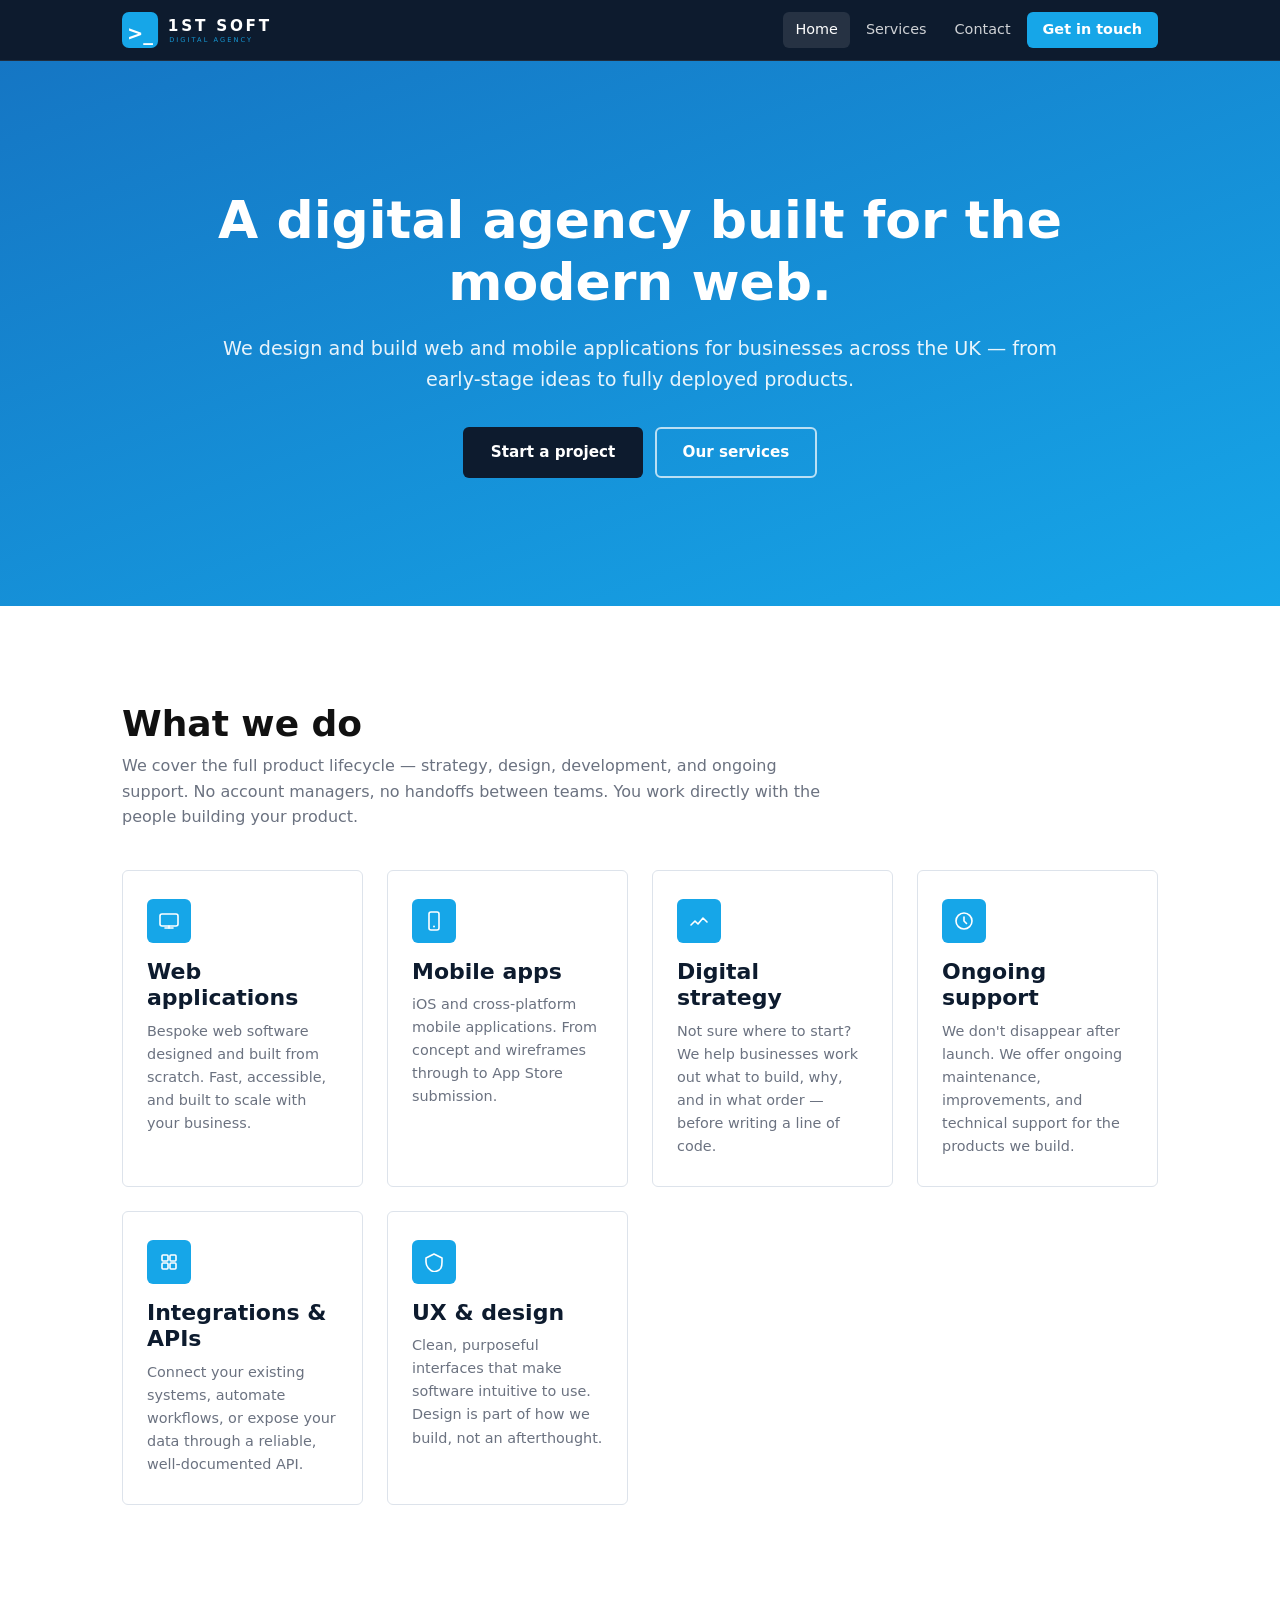
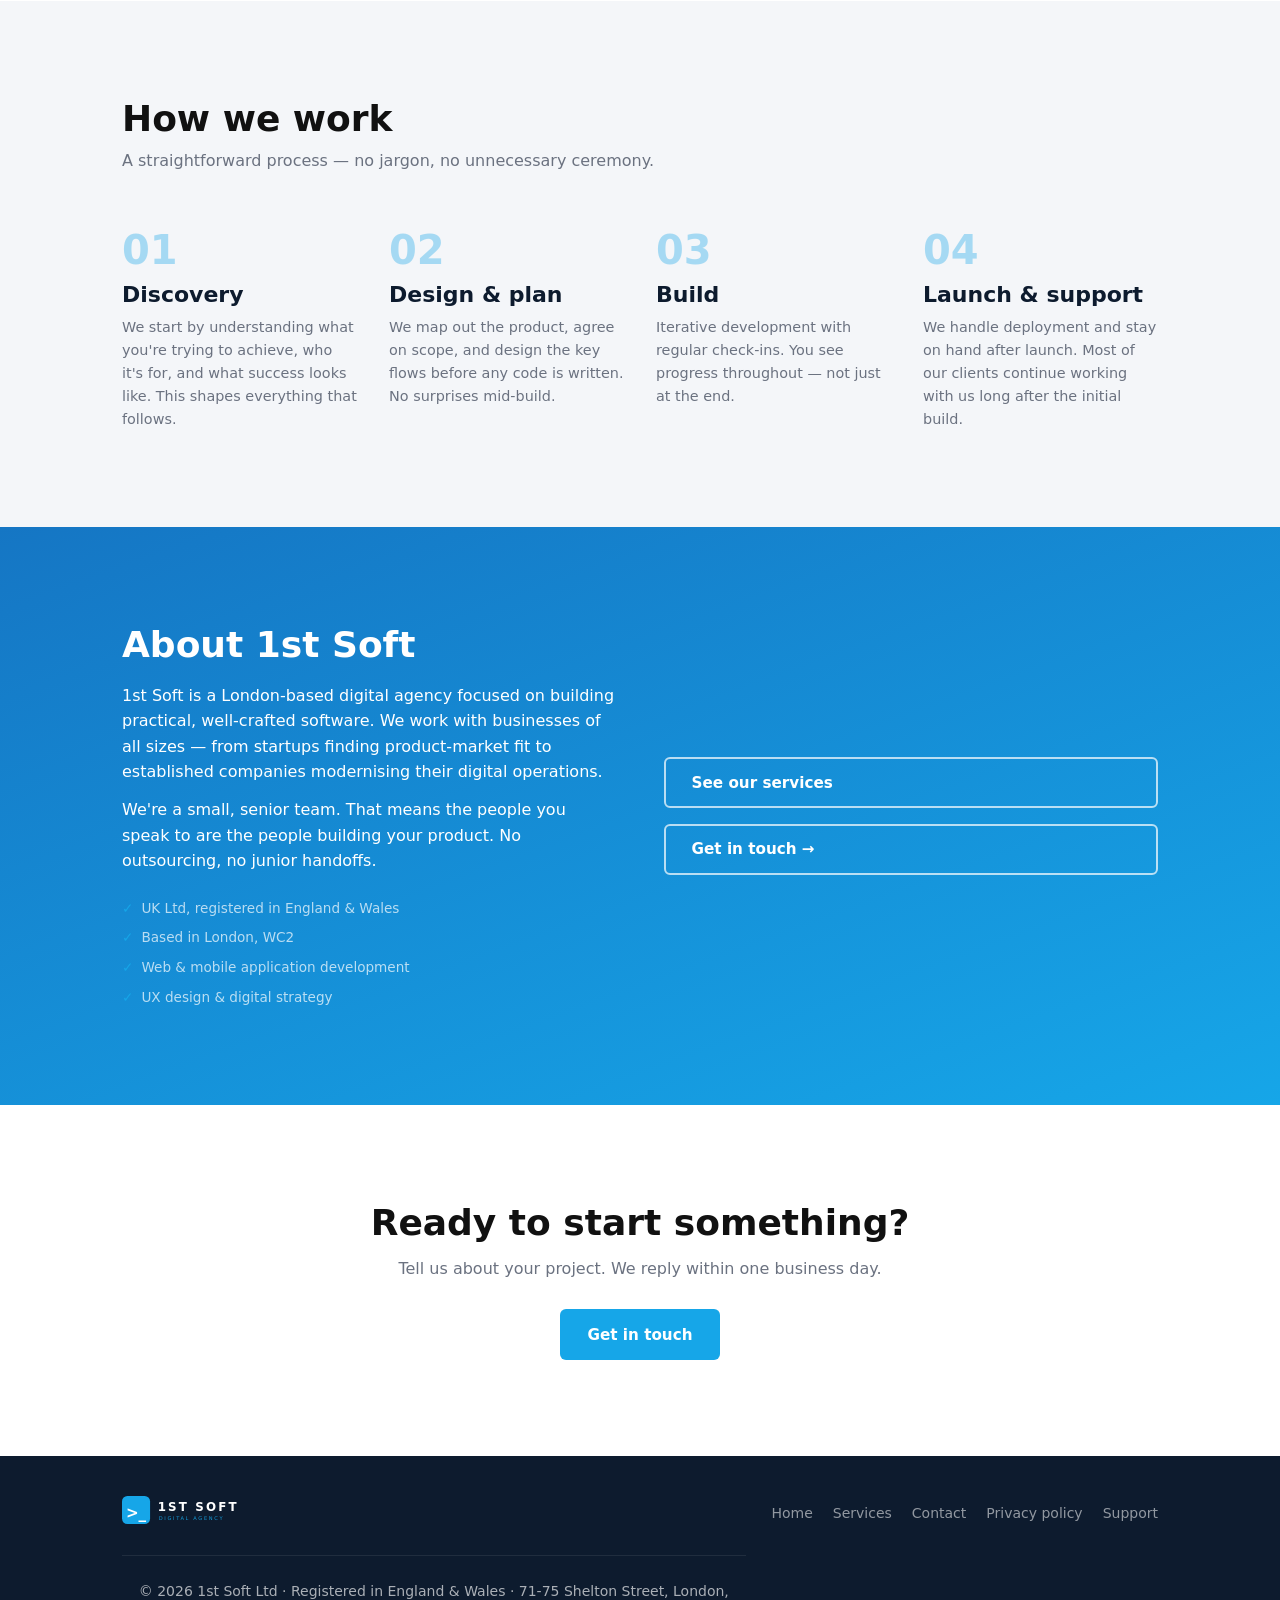
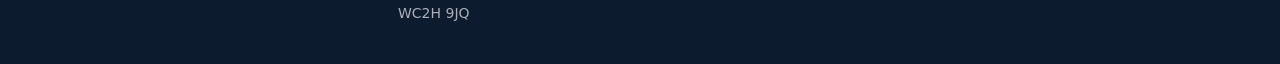
<file: index.html>
<!DOCTYPE html>
<html lang="en-GB">
<head>
  <meta charset="UTF-8" />
  <meta name="viewport" content="width=device-width, initial-scale=1.0" />
  <title>1st Soft — Digital Agency, London</title>
  <meta name="description" content="1st Soft is a London-based digital agency building web and mobile applications for businesses across the UK." />
  <meta property="og:title" content="1st Soft — Digital Agency, London" />
  <meta property="og:description" content="A London digital agency building web and mobile software for businesses across the UK." />
  <meta property="og:type" content="website" />
  <meta property="og:url" content="https://1stsoft.co.uk/" />
  <link rel="canonical" href="https://1stsoft.co.uk/" />
  <link rel="stylesheet" href="/css/style.css" />
  <link rel="icon" type="image/svg+xml" href="/favicon.svg" />
</head>
<body>

  <!-- ── Header ── -->
  <header class="site-header" role="banner">
    <div class="container">
      <a href="/" class="site-logo" aria-label="1st Soft home"><img src="/logo-white.svg" alt="1st Soft" /></a>
      <button class="nav-toggle" aria-expanded="false" aria-controls="site-nav" aria-label="Toggle navigation">
        <svg width="22" height="22" viewBox="0 0 22 22" fill="none" aria-hidden="true">
          <rect y="4" width="22" height="2" rx="1" fill="currentColor"/>
          <rect y="10" width="22" height="2" rx="1" fill="currentColor"/>
          <rect y="16" width="22" height="2" rx="1" fill="currentColor"/>
        </svg>
      </button>
      <nav class="site-nav" id="site-nav" aria-label="Main navigation">
        <a href="/" aria-current="page">Home</a>
        <a href="/services.html">Services</a>
        <a href="/contact.html">Contact</a>
        <a href="/contact.html" class="nav-cta">Get in touch</a>
      </nav>
    </div>
  </header>

  <main id="main">

    <!-- ── Hero ── -->
    <section class="hero" aria-labelledby="hero-heading">
      <div class="container">
        <h1 id="hero-heading">A digital agency built for the modern web.</h1>
        <p>We design and build web and mobile applications for businesses across the UK — from early-stage ideas to fully deployed products.</p>
        <div class="hero-actions">
          <a href="/contact.html" class="btn btn--primary">Start a project</a>
          <a href="/services.html" class="btn btn--outline">Our services</a>
        </div>
      </div>
    </section>

    <!-- ── What we do ── -->
    <section class="section" id="what-we-do" aria-labelledby="what-heading">
      <div class="container">
        <h2 id="what-heading">What we do</h2>
        <p style="color: var(--grey-mid); margin-top: 0.5rem; margin-bottom: 0;">We cover the full product lifecycle — strategy, design, development, and ongoing support. No account managers, no handoffs between teams. You work directly with the people building your product.</p>
        <div class="cards-grid">

          <div class="card">
            <div class="card-icon" aria-hidden="true">
              <svg width="20" height="20" viewBox="0 0 20 20" fill="none"><rect x="1" y="3" width="18" height="12" rx="2" stroke="white" stroke-width="1.6"/><path d="M6 17h8" stroke="white" stroke-width="1.6" stroke-linecap="round"/><path d="M10 15v2" stroke="white" stroke-width="1.6" stroke-linecap="round"/></svg>
            </div>
            <h3>Web applications</h3>
            <p>Bespoke web software designed and built from scratch. Fast, accessible, and built to scale with your business.</p>
          </div>

          <div class="card">
            <div class="card-icon" aria-hidden="true">
              <svg width="20" height="20" viewBox="0 0 20 20" fill="none"><rect x="5" y="1" width="10" height="18" rx="2" stroke="white" stroke-width="1.6"/><circle cx="10" cy="15.5" r="1" fill="white"/></svg>
            </div>
            <h3>Mobile apps</h3>
            <p>iOS and cross-platform mobile applications. From concept and wireframes through to App Store submission.</p>
          </div>

          <div class="card">
            <div class="card-icon" aria-hidden="true">
              <svg width="20" height="20" viewBox="0 0 20 20" fill="none"><path d="M2 14l4-4 3 3 5-6 4 4" stroke="white" stroke-width="1.6" stroke-linecap="round" stroke-linejoin="round"/></svg>
            </div>
            <h3>Digital strategy</h3>
            <p>Not sure where to start? We help businesses work out what to build, why, and in what order — before writing a line of code.</p>
          </div>

          <div class="card">
            <div class="card-icon" aria-hidden="true">
              <svg width="20" height="20" viewBox="0 0 20 20" fill="none"><circle cx="10" cy="10" r="8" stroke="white" stroke-width="1.6"/><path d="M10 6v4l2.5 2.5" stroke="white" stroke-width="1.6" stroke-linecap="round" stroke-linejoin="round"/></svg>
            </div>
            <h3>Ongoing support</h3>
            <p>We don't disappear after launch. We offer ongoing maintenance, improvements, and technical support for the products we build.</p>
          </div>

          <div class="card">
            <div class="card-icon" aria-hidden="true">
              <svg width="20" height="20" viewBox="0 0 20 20" fill="none"><rect x="3" y="3" width="6" height="6" rx="1" stroke="white" stroke-width="1.6"/><rect x="11" y="3" width="6" height="6" rx="1" stroke="white" stroke-width="1.6"/><rect x="3" y="11" width="6" height="6" rx="1" stroke="white" stroke-width="1.6"/><rect x="11" y="11" width="6" height="6" rx="1" stroke="white" stroke-width="1.6"/></svg>
            </div>
            <h3>Integrations &amp; APIs</h3>
            <p>Connect your existing systems, automate workflows, or expose your data through a reliable, well-documented API.</p>
          </div>

          <div class="card">
            <div class="card-icon" aria-hidden="true">
              <svg width="20" height="20" viewBox="0 0 20 20" fill="none"><path d="M10 2L2 6v4c0 4.418 3.358 8.549 8 9.8C17.642 18.549 18 14.418 18 10V6l-8-4z" stroke="white" stroke-width="1.6" stroke-linejoin="round"/></svg>
            </div>
            <h3>UX &amp; design</h3>
            <p>Clean, purposeful interfaces that make software intuitive to use. Design is part of how we build, not an afterthought.</p>
          </div>

        </div>
      </div>
    </section>

    <!-- ── How we work ── -->
    <section class="section section--light" aria-labelledby="process-heading">
      <div class="container">
        <h2 id="process-heading">How we work</h2>
        <p style="color: var(--grey-mid); margin-top: 0.5rem;">A straightforward process — no jargon, no unnecessary ceremony.</p>
        <div class="process-grid">
          <div class="process-step">
            <h3>Discovery</h3>
            <p>We start by understanding what you're trying to achieve, who it's for, and what success looks like. This shapes everything that follows.</p>
          </div>
          <div class="process-step">
            <h3>Design &amp; plan</h3>
            <p>We map out the product, agree on scope, and design the key flows before any code is written. No surprises mid-build.</p>
          </div>
          <div class="process-step">
            <h3>Build</h3>
            <p>Iterative development with regular check-ins. You see progress throughout — not just at the end.</p>
          </div>
          <div class="process-step">
            <h3>Launch &amp; support</h3>
            <p>We handle deployment and stay on hand after launch. Most of our clients continue working with us long after the initial build.</p>
          </div>
        </div>
      </div>
    </section>

    <!-- ── About ── -->
    <section class="section section--blue" id="about" aria-labelledby="about-heading">
      <div class="container">
        <div class="about-grid">
          <div>
            <h2 id="about-heading">About 1st Soft</h2>
            <p>1st Soft is a London-based digital agency focused on building practical, well-crafted software. We work with businesses of all sizes — from startups finding product-market fit to established companies modernising their digital operations.</p>
            <p>We're a small, senior team. That means the people you speak to are the people building your product. No outsourcing, no junior handoffs.</p>
            <div class="about-meta">
              <span>UK Ltd, registered in England &amp; Wales</span>
              <span>Based in London, WC2</span>
              <span>Web &amp; mobile application development</span>
              <span>UX design &amp; digital strategy</span>
            </div>
          </div>
          <div style="display:flex; flex-direction:column; gap:1rem; justify-content:center;">
            <a href="/services.html" class="btn btn--outline">See our services</a>
            <a href="/contact.html" class="btn btn--outline">Get in touch &rarr;</a>
          </div>
        </div>
      </div>
    </section>

    <!-- ── CTA strip ── -->
    <section class="section" aria-label="Contact call to action" style="text-align: center;">
      <div class="container">
        <h2>Ready to start something?</h2>
        <p style="color: var(--grey-mid); margin: 0.75rem auto 1.75rem;">Tell us about your project. We reply within one business day.</p>
        <a href="/contact.html" class="btn btn--blue">Get in touch</a>
      </div>
    </section>

  </main>

  <!-- ── Footer ── -->
  <footer class="site-footer" role="contentinfo">
    <div class="container">
      <div class="footer-inner">
        <div class="footer-brand"><img src="/logo-white.svg" alt="1st Soft" style="height:28px;width:auto;" /></div>
        <nav class="footer-links" aria-label="Footer navigation">
          <a href="/">Home</a>
          <a href="/services.html">Services</a>
          <a href="/contact.html">Contact</a>
          <a href="/privacy.html">Privacy policy</a>
          <a href="/support.html">Support</a>
        </nav>
      </div>
      <p class="footer-copy">
        &copy; <span id="year"></span> 1st Soft Ltd &middot; Registered in England &amp; Wales &middot;
        71-75 Shelton Street, London, WC2H 9JQ
      </p>
    </div>
  </footer>

  <script>document.getElementById('year').textContent = new Date().getFullYear();</script>
  <script src="/js/main.js"></script>
</body>
</html>
</file>
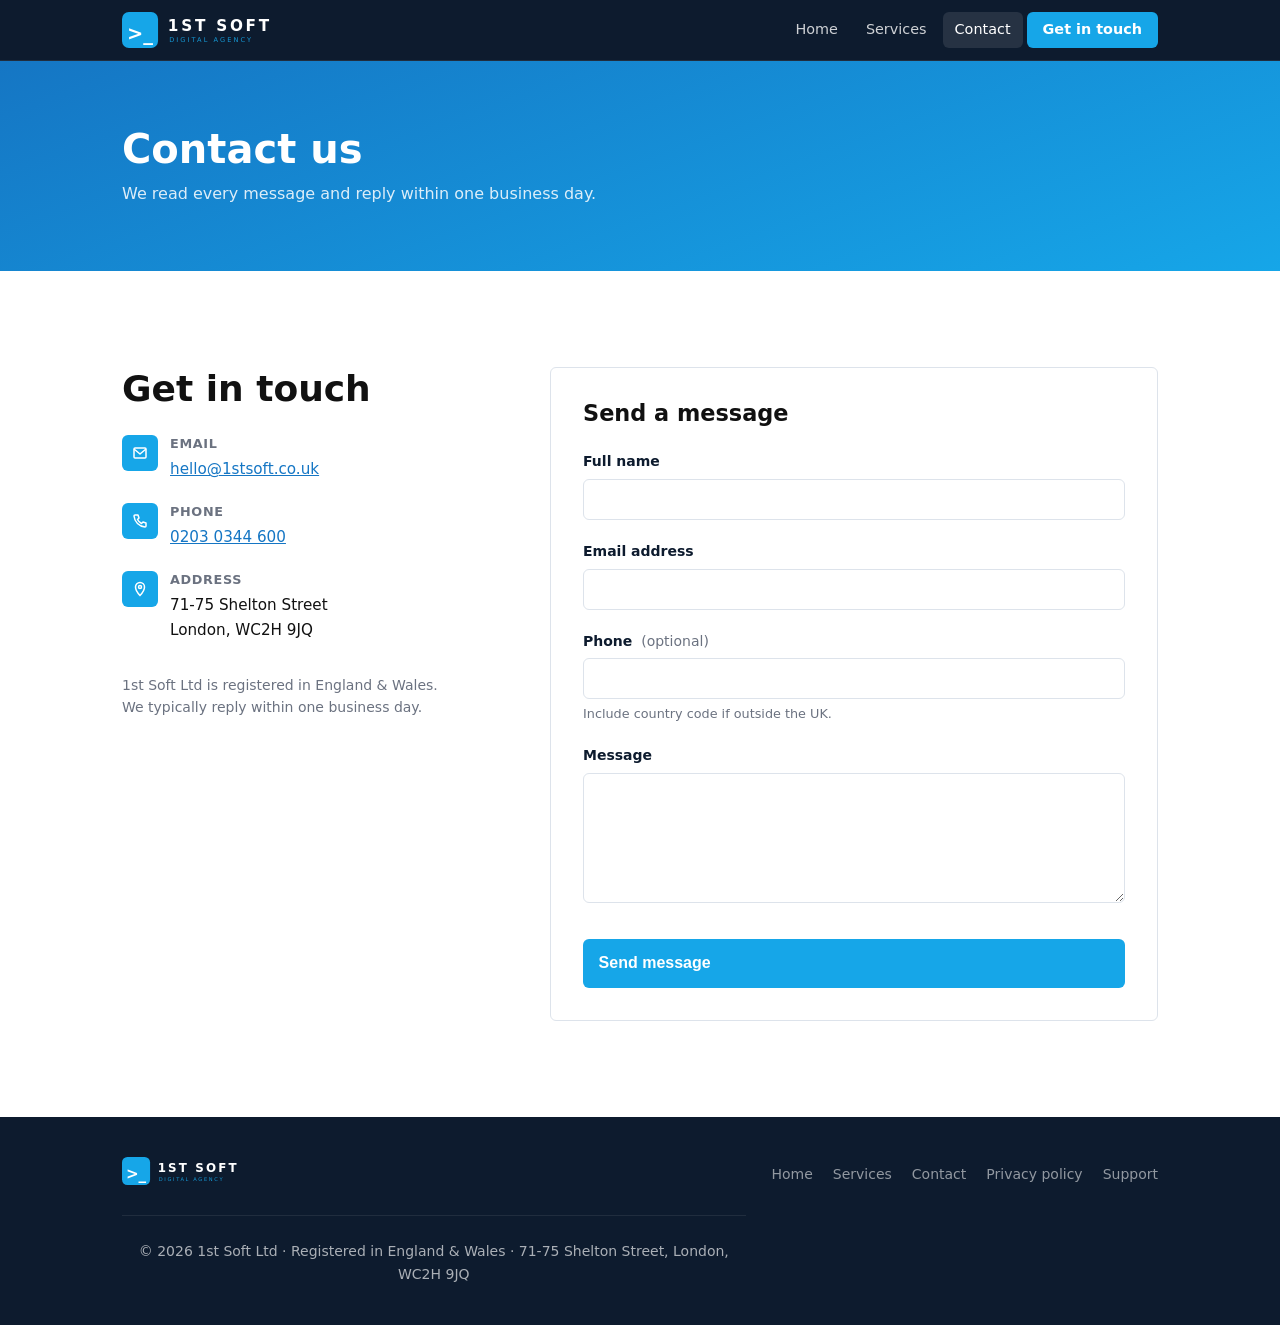
<file: contact.html>
<!DOCTYPE html>
<html lang="en-GB">
<head>
  <meta charset="UTF-8" />
  <meta name="viewport" content="width=device-width, initial-scale=1.0" />
  <title>Contact — 1st Soft</title>
  <meta name="description" content="Get in touch with 1st Soft. We reply within one business day." />
  <link rel="canonical" href="https://1stsoft.co.uk/contact.html" />
  <link rel="stylesheet" href="/css/style.css" />
  <link rel="icon" type="image/svg+xml" href="/favicon.svg" />
</head>
<body>

  <!-- ── Header ── -->
  <header class="site-header" role="banner">
    <div class="container">
      <a href="/" class="site-logo" aria-label="1st Soft home"><img src="/logo-white.svg" alt="1st Soft" /></a>
      <button class="nav-toggle" aria-expanded="false" aria-controls="site-nav" aria-label="Toggle navigation">
        <svg width="22" height="22" viewBox="0 0 22 22" fill="none" aria-hidden="true">
          <rect y="4" width="22" height="2" rx="1" fill="currentColor"/>
          <rect y="10" width="22" height="2" rx="1" fill="currentColor"/>
          <rect y="16" width="22" height="2" rx="1" fill="currentColor"/>
        </svg>
      </button>
      <nav class="site-nav" id="site-nav" aria-label="Main navigation">
        <a href="/">Home</a>
        <a href="/services.html">Services</a>
        <a href="/contact.html" aria-current="page">Contact</a>
        <a href="/contact.html" class="nav-cta">Get in touch</a>
      </nav>
    </div>
  </header>

  <main id="main">
    <!-- ── Page header ── -->
    <div class="page-header">
      <div class="container">
        <h1>Contact us</h1>
        <p>We read every message and reply within one business day.</p>
      </div>
    </div>

    <!-- ── Contact content ── -->
    <div class="container">
      <div class="contact-layout">

        <!-- Left: details -->
        <div class="contact-details">
          <h2>Get in touch</h2>

          <div class="contact-item">
            <div class="contact-item-icon" aria-hidden="true">
              <svg width="16" height="16" viewBox="0 0 16 16" fill="none"><path d="M2 4a1 1 0 011-1h10a1 1 0 011 1v8a1 1 0 01-1 1H3a1 1 0 01-1-1V4z" stroke="white" stroke-width="1.5"/><path d="M2 4l6 5 6-5" stroke="white" stroke-width="1.5" stroke-linejoin="round"/></svg>
            </div>
            <div class="contact-item-text">
              <strong>Email</strong>
              <a href="mailto:hello@1stsoft.co.uk">hello@1stsoft.co.uk</a>
            </div>
          </div>

          <div class="contact-item">
            <div class="contact-item-icon" aria-hidden="true">
              <svg width="16" height="16" viewBox="0 0 16 16" fill="none"><path d="M3 2h3l1 3-1.5 1.5a9 9 0 004 4L11 9l3 1v3a1 1 0 01-1 1A12 12 0 012 3a1 1 0 011-1z" stroke="white" stroke-width="1.5" stroke-linejoin="round"/></svg>
            </div>
            <div class="contact-item-text">
              <strong>Phone</strong>
              <a href="tel:02030344600">0203 0344 600</a>
            </div>
          </div>

          <div class="contact-item">
            <div class="contact-item-icon" aria-hidden="true">
              <svg width="16" height="16" viewBox="0 0 16 16" fill="none"><path d="M8 1.5C5.515 1.5 3.5 3.515 3.5 6c0 3.75 4.5 8.5 4.5 8.5S12.5 9.75 12.5 6c0-2.485-2.015-4.5-4.5-4.5z" stroke="white" stroke-width="1.5"/><circle cx="8" cy="6" r="1.5" stroke="white" stroke-width="1.5"/></svg>
            </div>
            <div class="contact-item-text">
              <strong>Address</strong>
              71-75 Shelton Street<br />London, WC2H 9JQ
            </div>
          </div>

          <p style="margin-top: 2rem; font-size: 0.875rem; color: var(--grey-mid);">
            1st Soft Ltd is registered in England &amp; Wales.<br />
            We typically reply within one business day.
          </p>
        </div>

        <!-- Right: form -->
        <div class="contact-form-wrap">
          <h2>Send a message</h2>
          <form id="contact-form" novalidate aria-label="Contact form">

            <div class="form-group">
              <label for="name">Full name</label>
              <input type="text" id="name" name="name" autocomplete="name" required aria-describedby="name-error" />
              <p class="field-error" id="name-error" role="alert"></p>
            </div>

            <div class="form-group">
              <label for="email">Email address</label>
              <input type="email" id="email" name="email" autocomplete="email" required aria-describedby="email-error" />
              <p class="field-error" id="email-error" role="alert"></p>
            </div>

            <div class="form-group">
              <label for="phone">Phone <span class="optional">(optional)</span></label>
              <input type="tel" id="phone" name="phone" autocomplete="tel" aria-describedby="phone-hint" />
              <p id="phone-hint" style="font-size:0.8rem;color:var(--grey-mid);margin-top:0.3rem;">Include country code if outside the UK.</p>
            </div>

            <div class="form-group">
              <label for="message">Message</label>
              <textarea id="message" name="message" required aria-describedby="message-error"></textarea>
              <p class="field-error" id="message-error" role="alert"></p>
            </div>

            <!-- Honeypot — hidden from real users, filled by bots -->
            <div class="hp-field" aria-hidden="true">
              <label for="website">Website (leave blank)</label>
              <input type="text" id="website" name="website" tabindex="-1" autocomplete="off" />
            </div>

            <button type="submit" class="btn btn--blue form-submit">Send message</button>

            <div id="form-status" class="form-status" role="status" aria-live="polite"></div>
          </form>
        </div>

      </div>
    </div>
  </main>

  <!-- ── Footer ── -->
  <footer class="site-footer" role="contentinfo">
    <div class="container">
      <div class="footer-inner">
        <div class="footer-brand"><img src="/logo-white.svg" alt="1st Soft" style="height:28px;width:auto;" /></div>
        <nav class="footer-links" aria-label="Footer navigation">
          <a href="/">Home</a>
          <a href="/services.html">Services</a>
          <a href="/contact.html">Contact</a>
          <a href="/privacy.html">Privacy policy</a>
          <a href="/support.html">Support</a>
        </nav>
      </div>
      <p class="footer-copy">
        &copy; <span id="year"></span> 1st Soft Ltd &middot; Registered in England &amp; Wales &middot;
        71-75 Shelton Street, London, WC2H 9JQ
      </p>
    </div>
  </footer>

  <script>document.getElementById('year').textContent = new Date().getFullYear();</script>
  <script src="/js/main.js"></script>
  <script src="/js/contact.js"></script>
</body>
</html>
</file>
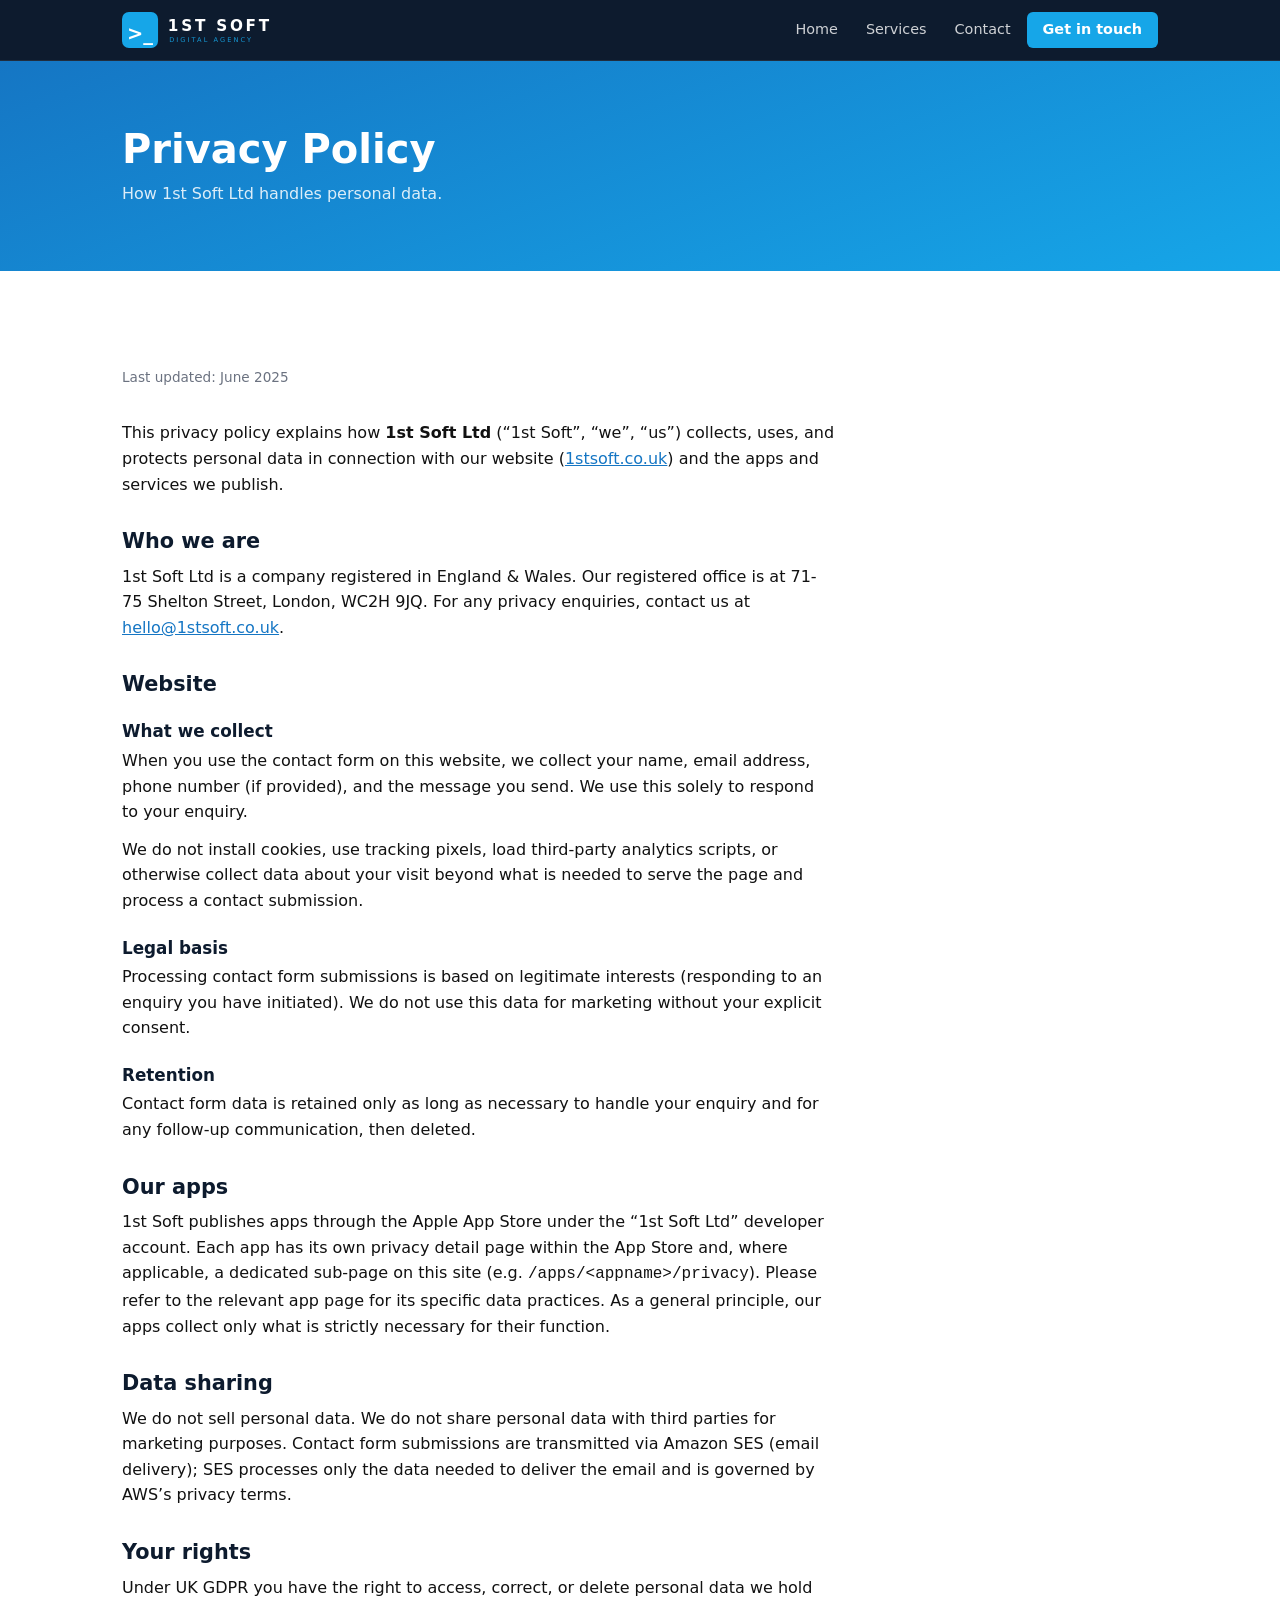
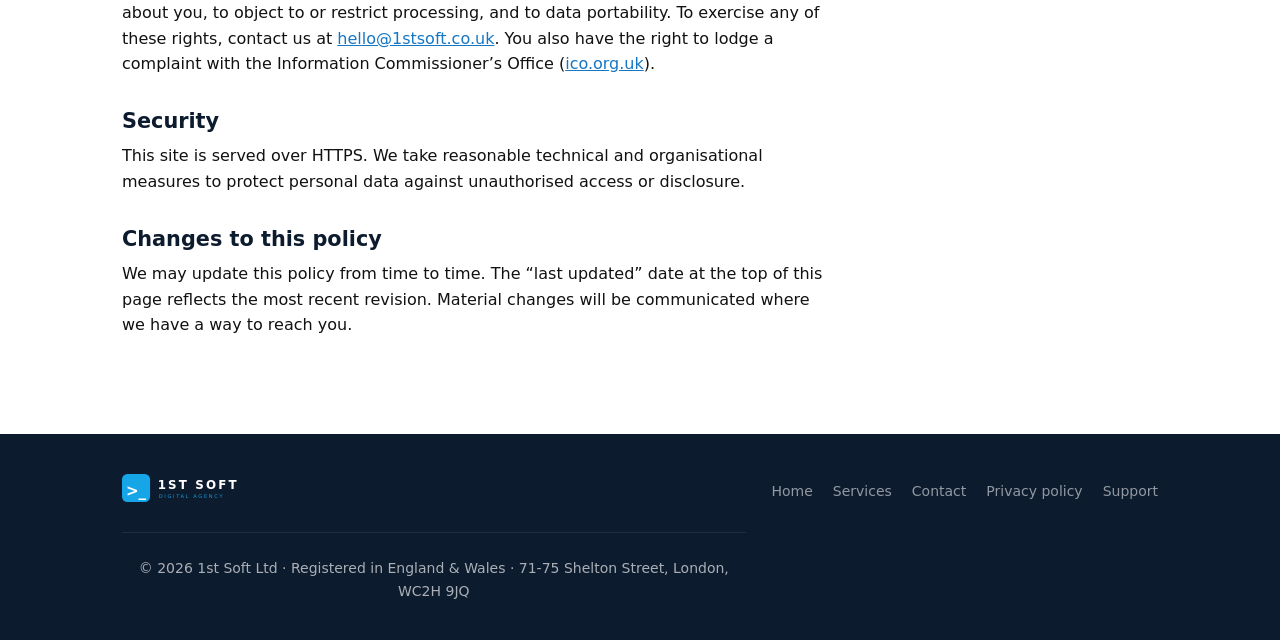
<file: privacy.html>
<!DOCTYPE html>
<html lang="en-GB">
<head>
  <meta charset="UTF-8" />
  <meta name="viewport" content="width=device-width, initial-scale=1.0" />
  <title>Privacy Policy — 1st Soft</title>
  <meta name="description" content="Privacy policy for 1st Soft Ltd and its products." />
  <link rel="canonical" href="https://1stsoft.co.uk/privacy.html" />
  <link rel="stylesheet" href="/css/style.css" />
  <link rel="icon" type="image/svg+xml" href="/favicon.svg" />
</head>
<body>

  <!-- ── Header ── -->
  <header class="site-header" role="banner">
    <div class="container">
      <a href="/" class="site-logo" aria-label="1st Soft home"><img src="/logo-white.svg" alt="1st Soft" /></a>
      <button class="nav-toggle" aria-expanded="false" aria-controls="site-nav" aria-label="Toggle navigation">
        <svg width="22" height="22" viewBox="0 0 22 22" fill="none" aria-hidden="true">
          <rect y="4" width="22" height="2" rx="1" fill="currentColor"/>
          <rect y="10" width="22" height="2" rx="1" fill="currentColor"/>
          <rect y="16" width="22" height="2" rx="1" fill="currentColor"/>
        </svg>
      </button>
      <nav class="site-nav" id="site-nav" aria-label="Main navigation">
        <a href="/">Home</a>
        <a href="/services.html">Services</a>
        <a href="/contact.html">Contact</a>
        <a href="/contact.html" class="nav-cta">Get in touch</a>
      </nav>
    </div>
  </header>

  <main id="main">
    <div class="page-header">
      <div class="container">
        <h1>Privacy Policy</h1>
        <p>How 1st Soft Ltd handles personal data.</p>
      </div>
    </div>

    <section class="section">
      <div class="container">
        <div class="prose">

          <p class="updated">Last updated: June 2025</p>

          <p>This privacy policy explains how <strong>1st Soft Ltd</strong> (&ldquo;1st Soft&rdquo;, &ldquo;we&rdquo;, &ldquo;us&rdquo;) collects, uses, and protects personal data in connection with our website (<a href="https://1stsoft.co.uk">1stsoft.co.uk</a>) and the apps and services we publish.</p>

          <h2>Who we are</h2>
          <p>1st Soft Ltd is a company registered in England &amp; Wales. Our registered office is at 71-75 Shelton Street, London, WC2H 9JQ. For any privacy enquiries, contact us at <a href="mailto:hello@1stsoft.co.uk">hello@1stsoft.co.uk</a>.</p>

          <h2>Website</h2>
          <h3>What we collect</h3>
          <p>When you use the contact form on this website, we collect your name, email address, phone number (if provided), and the message you send. We use this solely to respond to your enquiry.</p>
          <p>We do not install cookies, use tracking pixels, load third-party analytics scripts, or otherwise collect data about your visit beyond what is needed to serve the page and process a contact submission.</p>

          <h3>Legal basis</h3>
          <p>Processing contact form submissions is based on legitimate interests (responding to an enquiry you have initiated). We do not use this data for marketing without your explicit consent.</p>

          <h3>Retention</h3>
          <p>Contact form data is retained only as long as necessary to handle your enquiry and for any follow-up communication, then deleted.</p>

          <h2>Our apps</h2>
          <p>1st Soft publishes apps through the Apple App Store under the &ldquo;1st Soft Ltd&rdquo; developer account. Each app has its own privacy detail page within the App Store and, where applicable, a dedicated sub-page on this site (e.g. <code>/apps/&lt;appname&gt;/privacy</code>). Please refer to the relevant app page for its specific data practices. As a general principle, our apps collect only what is strictly necessary for their function.</p>

          <h2>Data sharing</h2>
          <p>We do not sell personal data. We do not share personal data with third parties for marketing purposes. Contact form submissions are transmitted via Amazon SES (email delivery); SES processes only the data needed to deliver the email and is governed by AWS&rsquo;s privacy terms.</p>

          <h2>Your rights</h2>
          <p>Under UK GDPR you have the right to access, correct, or delete personal data we hold about you, to object to or restrict processing, and to data portability. To exercise any of these rights, contact us at <a href="mailto:hello@1stsoft.co.uk">hello@1stsoft.co.uk</a>. You also have the right to lodge a complaint with the Information Commissioner&rsquo;s Office (<a href="https://ico.org.uk" rel="noopener noreferrer" target="_blank">ico.org.uk</a>).</p>

          <h2>Security</h2>
          <p>This site is served over HTTPS. We take reasonable technical and organisational measures to protect personal data against unauthorised access or disclosure.</p>

          <h2>Changes to this policy</h2>
          <p>We may update this policy from time to time. The &ldquo;last updated&rdquo; date at the top of this page reflects the most recent revision. Material changes will be communicated where we have a way to reach you.</p>

        </div>
      </div>
    </section>
  </main>

  <!-- ── Footer ── -->
  <footer class="site-footer" role="contentinfo">
    <div class="container">
      <div class="footer-inner">
        <div class="footer-brand"><img src="/logo-white.svg" alt="1st Soft" style="height:28px;width:auto;" /></div>
        <nav class="footer-links" aria-label="Footer navigation">
          <a href="/">Home</a>
          <a href="/services.html">Services</a>
          <a href="/contact.html">Contact</a>
          <a href="/privacy.html">Privacy policy</a>
          <a href="/support.html">Support</a>
        </nav>
      </div>
      <p class="footer-copy">
        &copy; <span id="year"></span> 1st Soft Ltd &middot; Registered in England &amp; Wales &middot;
        71-75 Shelton Street, London, WC2H 9JQ
      </p>
    </div>
  </footer>

  <script>document.getElementById('year').textContent = new Date().getFullYear();</script>
  <script src="/js/main.js"></script>
</body>
</html>
</file>
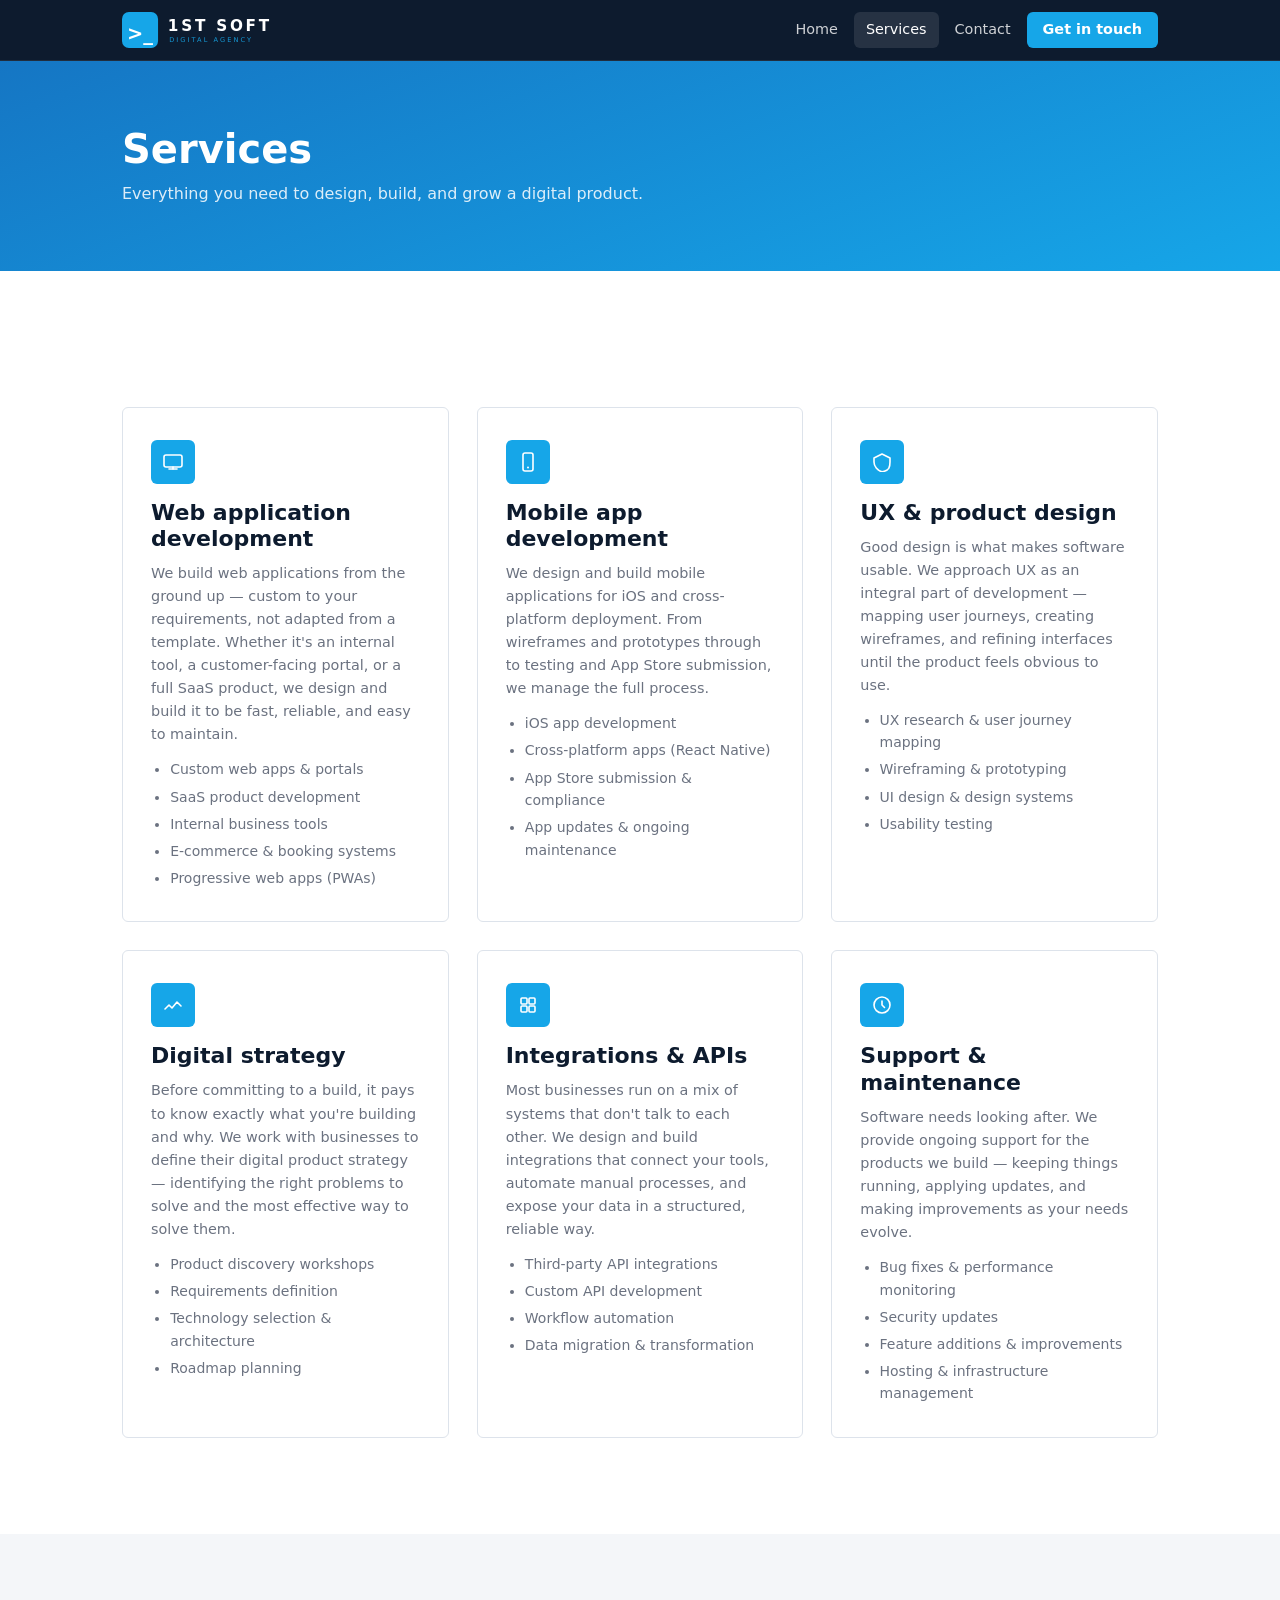
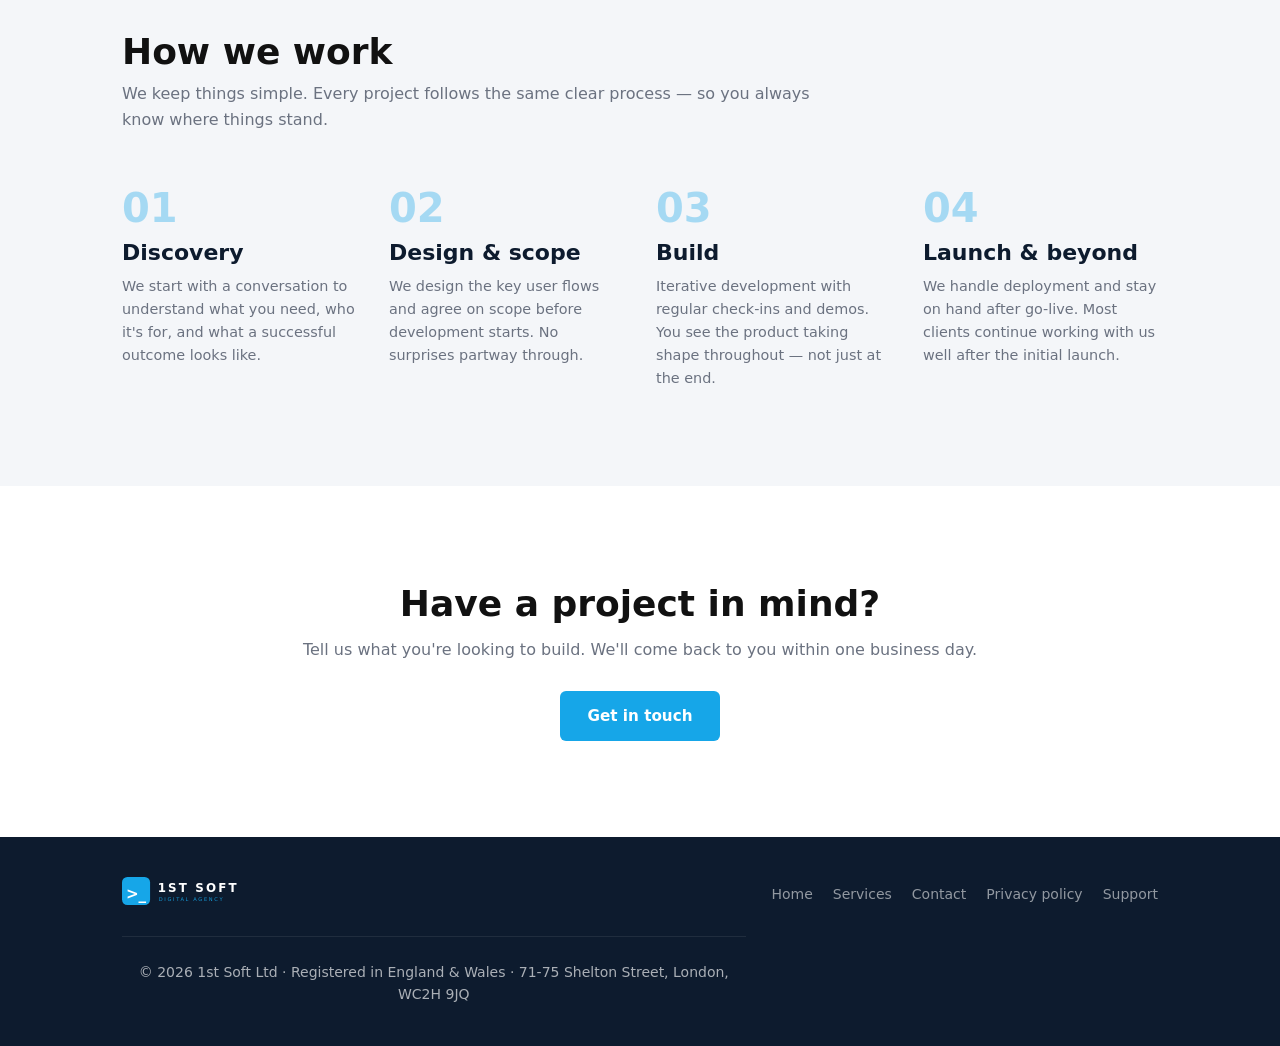
<file: services.html>
<!DOCTYPE html>
<html lang="en-GB">
<head>
  <meta charset="UTF-8" />
  <meta name="viewport" content="width=device-width, initial-scale=1.0" />
  <title>Services — 1st Soft Digital Agency, London</title>
  <meta name="description" content="Web and mobile application development, UX design, digital strategy, and ongoing support from 1st Soft — a London digital agency." />
  <link rel="canonical" href="https://1stsoft.co.uk/services.html" />
  <link rel="stylesheet" href="/css/style.css" />
  <link rel="icon" type="image/svg+xml" href="/favicon.svg" />
</head>
<body>

  <!-- ── Header ── -->
  <header class="site-header" role="banner">
    <div class="container">
      <a href="/" class="site-logo" aria-label="1st Soft home"><img src="/logo-white.svg" alt="1st Soft" /></a>
      <button class="nav-toggle" aria-expanded="false" aria-controls="site-nav" aria-label="Toggle navigation">
        <svg width="22" height="22" viewBox="0 0 22 22" fill="none" aria-hidden="true">
          <rect y="4" width="22" height="2" rx="1" fill="currentColor"/>
          <rect y="10" width="22" height="2" rx="1" fill="currentColor"/>
          <rect y="16" width="22" height="2" rx="1" fill="currentColor"/>
        </svg>
      </button>
      <nav class="site-nav" id="site-nav" aria-label="Main navigation">
        <a href="/">Home</a>
        <a href="/services.html" aria-current="page">Services</a>
        <a href="/contact.html">Contact</a>
        <a href="/contact.html" class="nav-cta">Get in touch</a>
      </nav>
    </div>
  </header>

  <main id="main">

    <!-- ── Page header ── -->
    <div class="page-header">
      <div class="container">
        <h1>Services</h1>
        <p>Everything you need to design, build, and grow a digital product.</p>
      </div>
    </div>

    <!-- ── Services grid ── -->
    <section class="section" aria-labelledby="services-heading">
      <div class="container">
        <h2 id="services-heading" class="visually-hidden">Our services</h2>
        <div class="services-grid">

          <div class="service-card">
            <div class="card-icon" aria-hidden="true" style="margin-bottom:1rem;">
              <svg width="20" height="20" viewBox="0 0 20 20" fill="none"><rect x="1" y="3" width="18" height="12" rx="2" stroke="white" stroke-width="1.6"/><path d="M6 17h8" stroke="white" stroke-width="1.6" stroke-linecap="round"/><path d="M10 15v2" stroke="white" stroke-width="1.6" stroke-linecap="round"/></svg>
            </div>
            <h3>Web application development</h3>
            <p>We build web applications from the ground up — custom to your requirements, not adapted from a template. Whether it's an internal tool, a customer-facing portal, or a full SaaS product, we design and build it to be fast, reliable, and easy to maintain.</p>
            <ul>
              <li>Custom web apps &amp; portals</li>
              <li>SaaS product development</li>
              <li>Internal business tools</li>
              <li>E-commerce &amp; booking systems</li>
              <li>Progressive web apps (PWAs)</li>
            </ul>
          </div>

          <div class="service-card">
            <div class="card-icon" aria-hidden="true" style="margin-bottom:1rem;">
              <svg width="20" height="20" viewBox="0 0 20 20" fill="none"><rect x="5" y="1" width="10" height="18" rx="2" stroke="white" stroke-width="1.6"/><circle cx="10" cy="15.5" r="1" fill="white"/></svg>
            </div>
            <h3>Mobile app development</h3>
            <p>We design and build mobile applications for iOS and cross-platform deployment. From wireframes and prototypes through to testing and App Store submission, we manage the full process.</p>
            <ul>
              <li>iOS app development</li>
              <li>Cross-platform apps (React Native)</li>
              <li>App Store submission &amp; compliance</li>
              <li>App updates &amp; ongoing maintenance</li>
            </ul>
          </div>

          <div class="service-card">
            <div class="card-icon" aria-hidden="true" style="margin-bottom:1rem;">
              <svg width="20" height="20" viewBox="0 0 20 20" fill="none"><path d="M10 2L2 6v4c0 4.418 3.358 8.549 8 9.8C17.642 18.549 18 14.418 18 10V6l-8-4z" stroke="white" stroke-width="1.6" stroke-linejoin="round"/></svg>
            </div>
            <h3>UX &amp; product design</h3>
            <p>Good design is what makes software usable. We approach UX as an integral part of development — mapping user journeys, creating wireframes, and refining interfaces until the product feels obvious to use.</p>
            <ul>
              <li>UX research &amp; user journey mapping</li>
              <li>Wireframing &amp; prototyping</li>
              <li>UI design &amp; design systems</li>
              <li>Usability testing</li>
            </ul>
          </div>

          <div class="service-card">
            <div class="card-icon" aria-hidden="true" style="margin-bottom:1rem;">
              <svg width="20" height="20" viewBox="0 0 20 20" fill="none"><path d="M2 14l4-4 3 3 5-6 4 4" stroke="white" stroke-width="1.6" stroke-linecap="round" stroke-linejoin="round"/></svg>
            </div>
            <h3>Digital strategy</h3>
            <p>Before committing to a build, it pays to know exactly what you're building and why. We work with businesses to define their digital product strategy — identifying the right problems to solve and the most effective way to solve them.</p>
            <ul>
              <li>Product discovery workshops</li>
              <li>Requirements definition</li>
              <li>Technology selection &amp; architecture</li>
              <li>Roadmap planning</li>
            </ul>
          </div>

          <div class="service-card">
            <div class="card-icon" aria-hidden="true" style="margin-bottom:1rem;">
              <svg width="20" height="20" viewBox="0 0 20 20" fill="none"><rect x="3" y="3" width="6" height="6" rx="1" stroke="white" stroke-width="1.6"/><rect x="11" y="3" width="6" height="6" rx="1" stroke="white" stroke-width="1.6"/><rect x="3" y="11" width="6" height="6" rx="1" stroke="white" stroke-width="1.6"/><rect x="11" y="11" width="6" height="6" rx="1" stroke="white" stroke-width="1.6"/></svg>
            </div>
            <h3>Integrations &amp; APIs</h3>
            <p>Most businesses run on a mix of systems that don't talk to each other. We design and build integrations that connect your tools, automate manual processes, and expose your data in a structured, reliable way.</p>
            <ul>
              <li>Third-party API integrations</li>
              <li>Custom API development</li>
              <li>Workflow automation</li>
              <li>Data migration &amp; transformation</li>
            </ul>
          </div>

          <div class="service-card">
            <div class="card-icon" aria-hidden="true" style="margin-bottom:1rem;">
              <svg width="20" height="20" viewBox="0 0 20 20" fill="none"><circle cx="10" cy="10" r="8" stroke="white" stroke-width="1.6"/><path d="M10 6v4l2.5 2.5" stroke="white" stroke-width="1.6" stroke-linecap="round" stroke-linejoin="round"/></svg>
            </div>
            <h3>Support &amp; maintenance</h3>
            <p>Software needs looking after. We provide ongoing support for the products we build — keeping things running, applying updates, and making improvements as your needs evolve.</p>
            <ul>
              <li>Bug fixes &amp; performance monitoring</li>
              <li>Security updates</li>
              <li>Feature additions &amp; improvements</li>
              <li>Hosting &amp; infrastructure management</li>
            </ul>
          </div>

        </div>
      </div>
    </section>

    <!-- ── How we work ── -->
    <section class="section section--light" aria-labelledby="process-heading">
      <div class="container">
        <h2 id="process-heading">How we work</h2>
        <p style="color: var(--grey-mid); margin-top: 0.5rem;">We keep things simple. Every project follows the same clear process — so you always know where things stand.</p>
        <div class="process-grid">
          <div class="process-step">
            <h3>Discovery</h3>
            <p>We start with a conversation to understand what you need, who it's for, and what a successful outcome looks like.</p>
          </div>
          <div class="process-step">
            <h3>Design &amp; scope</h3>
            <p>We design the key user flows and agree on scope before development starts. No surprises partway through.</p>
          </div>
          <div class="process-step">
            <h3>Build</h3>
            <p>Iterative development with regular check-ins and demos. You see the product taking shape throughout — not just at the end.</p>
          </div>
          <div class="process-step">
            <h3>Launch &amp; beyond</h3>
            <p>We handle deployment and stay on hand after go-live. Most clients continue working with us well after the initial launch.</p>
          </div>
        </div>
      </div>
    </section>

    <!-- ── CTA ── -->
    <section class="section" aria-label="Contact call to action" style="text-align: center;">
      <div class="container">
        <h2>Have a project in mind?</h2>
        <p style="color: var(--grey-mid); margin: 0.75rem auto 1.75rem;">Tell us what you're looking to build. We'll come back to you within one business day.</p>
        <a href="/contact.html" class="btn btn--blue">Get in touch</a>
      </div>
    </section>

  </main>

  <!-- ── Footer ── -->
  <footer class="site-footer" role="contentinfo">
    <div class="container">
      <div class="footer-inner">
        <div class="footer-brand"><img src="/logo-white.svg" alt="1st Soft" style="height:28px;width:auto;" /></div>
        <nav class="footer-links" aria-label="Footer navigation">
          <a href="/">Home</a>
          <a href="/services.html">Services</a>
          <a href="/contact.html">Contact</a>
          <a href="/privacy.html">Privacy policy</a>
          <a href="/support.html">Support</a>
        </nav>
      </div>
      <p class="footer-copy">
        &copy; <span id="year"></span> 1st Soft Ltd &middot; Registered in England &amp; Wales &middot;
        71-75 Shelton Street, London, WC2H 9JQ
      </p>
    </div>
  </footer>

  <script>document.getElementById('year').textContent = new Date().getFullYear();</script>
  <script src="/js/main.js"></script>
</body>
</html>
</file>
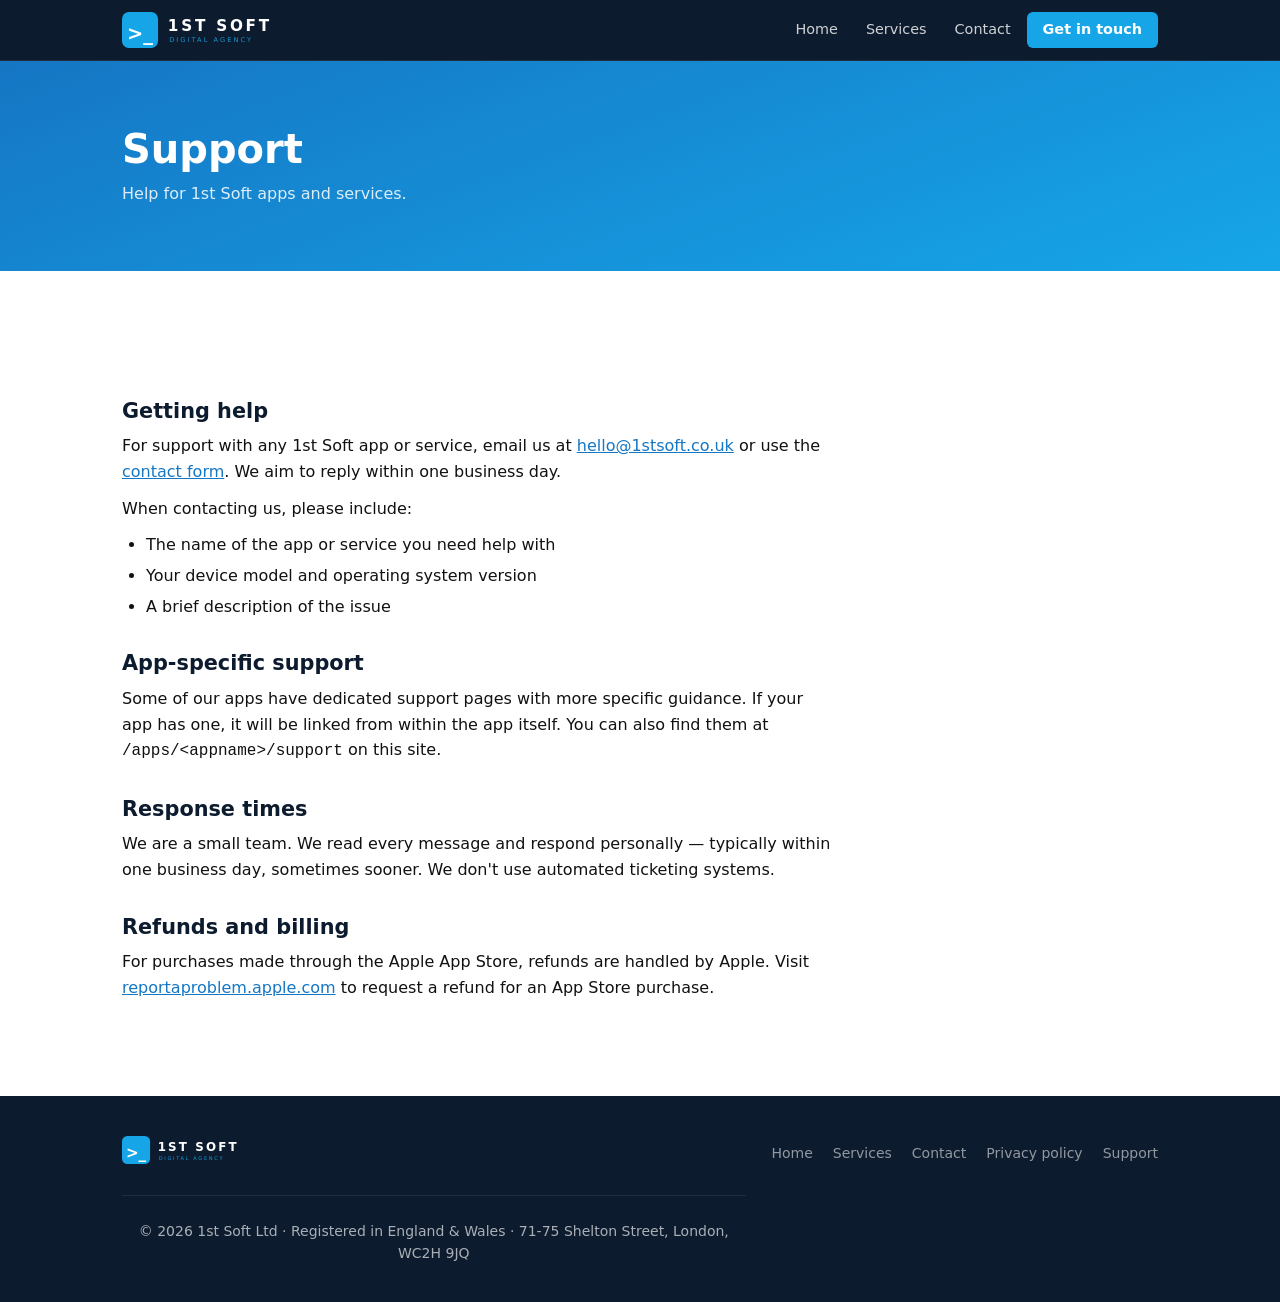
<file: support.html>
<!DOCTYPE html>
<html lang="en-GB">
<head>
  <meta charset="UTF-8" />
  <meta name="viewport" content="width=device-width, initial-scale=1.0" />
  <title>Support — 1st Soft</title>
  <meta name="description" content="Get support for 1st Soft apps and services." />
  <link rel="canonical" href="https://1stsoft.co.uk/support.html" />
  <link rel="stylesheet" href="/css/style.css" />
  <link rel="icon" type="image/svg+xml" href="/favicon.svg" />
</head>
<body>

  <!-- ── Header ── -->
  <header class="site-header" role="banner">
    <div class="container">
      <a href="/" class="site-logo" aria-label="1st Soft home"><img src="/logo-white.svg" alt="1st Soft" /></a>
      <button class="nav-toggle" aria-expanded="false" aria-controls="site-nav" aria-label="Toggle navigation">
        <svg width="22" height="22" viewBox="0 0 22 22" fill="none" aria-hidden="true">
          <rect y="4" width="22" height="2" rx="1" fill="currentColor"/>
          <rect y="10" width="22" height="2" rx="1" fill="currentColor"/>
          <rect y="16" width="22" height="2" rx="1" fill="currentColor"/>
        </svg>
      </button>
      <nav class="site-nav" id="site-nav" aria-label="Main navigation">
        <a href="/">Home</a>
        <a href="/services.html">Services</a>
        <a href="/contact.html">Contact</a>
        <a href="/contact.html" class="nav-cta">Get in touch</a>
      </nav>
    </div>
  </header>

  <main id="main">
    <div class="page-header">
      <div class="container">
        <h1>Support</h1>
        <p>Help for 1st Soft apps and services.</p>
      </div>
    </div>

    <section class="section">
      <div class="container">
        <div class="prose">

          <h2>Getting help</h2>
          <p>For support with any 1st Soft app or service, email us at <a href="mailto:hello@1stsoft.co.uk">hello@1stsoft.co.uk</a> or use the <a href="/contact.html">contact form</a>. We aim to reply within one business day.</p>
          <p>When contacting us, please include:</p>
          <ul>
            <li>The name of the app or service you need help with</li>
            <li>Your device model and operating system version</li>
            <li>A brief description of the issue</li>
          </ul>

          <h2>App-specific support</h2>
          <p>Some of our apps have dedicated support pages with more specific guidance. If your app has one, it will be linked from within the app itself. You can also find them at <code>/apps/&lt;appname&gt;/support</code> on this site.</p>

          <h2>Response times</h2>
          <p>We are a small team. We read every message and respond personally — typically within one business day, sometimes sooner. We don't use automated ticketing systems.</p>

          <h2>Refunds and billing</h2>
          <p>For purchases made through the Apple App Store, refunds are handled by Apple. Visit <a href="https://reportaproblem.apple.com" rel="noopener noreferrer" target="_blank">reportaproblem.apple.com</a> to request a refund for an App Store purchase.</p>

        </div>
      </div>
    </section>
  </main>

  <!-- ── Footer ── -->
  <footer class="site-footer" role="contentinfo">
    <div class="container">
      <div class="footer-inner">
        <div class="footer-brand"><img src="/logo-white.svg" alt="1st Soft" style="height:28px;width:auto;" /></div>
        <nav class="footer-links" aria-label="Footer navigation">
          <a href="/">Home</a>
          <a href="/services.html">Services</a>
          <a href="/contact.html">Contact</a>
          <a href="/privacy.html">Privacy policy</a>
          <a href="/support.html">Support</a>
        </nav>
      </div>
      <p class="footer-copy">
        &copy; <span id="year"></span> 1st Soft Ltd &middot; Registered in England &amp; Wales &middot;
        71-75 Shelton Street, London, WC2H 9JQ
      </p>
    </div>
  </footer>

  <script>document.getElementById('year').textContent = new Date().getFullYear();</script>
  <script src="/js/main.js"></script>
</body>
</html>
</file>
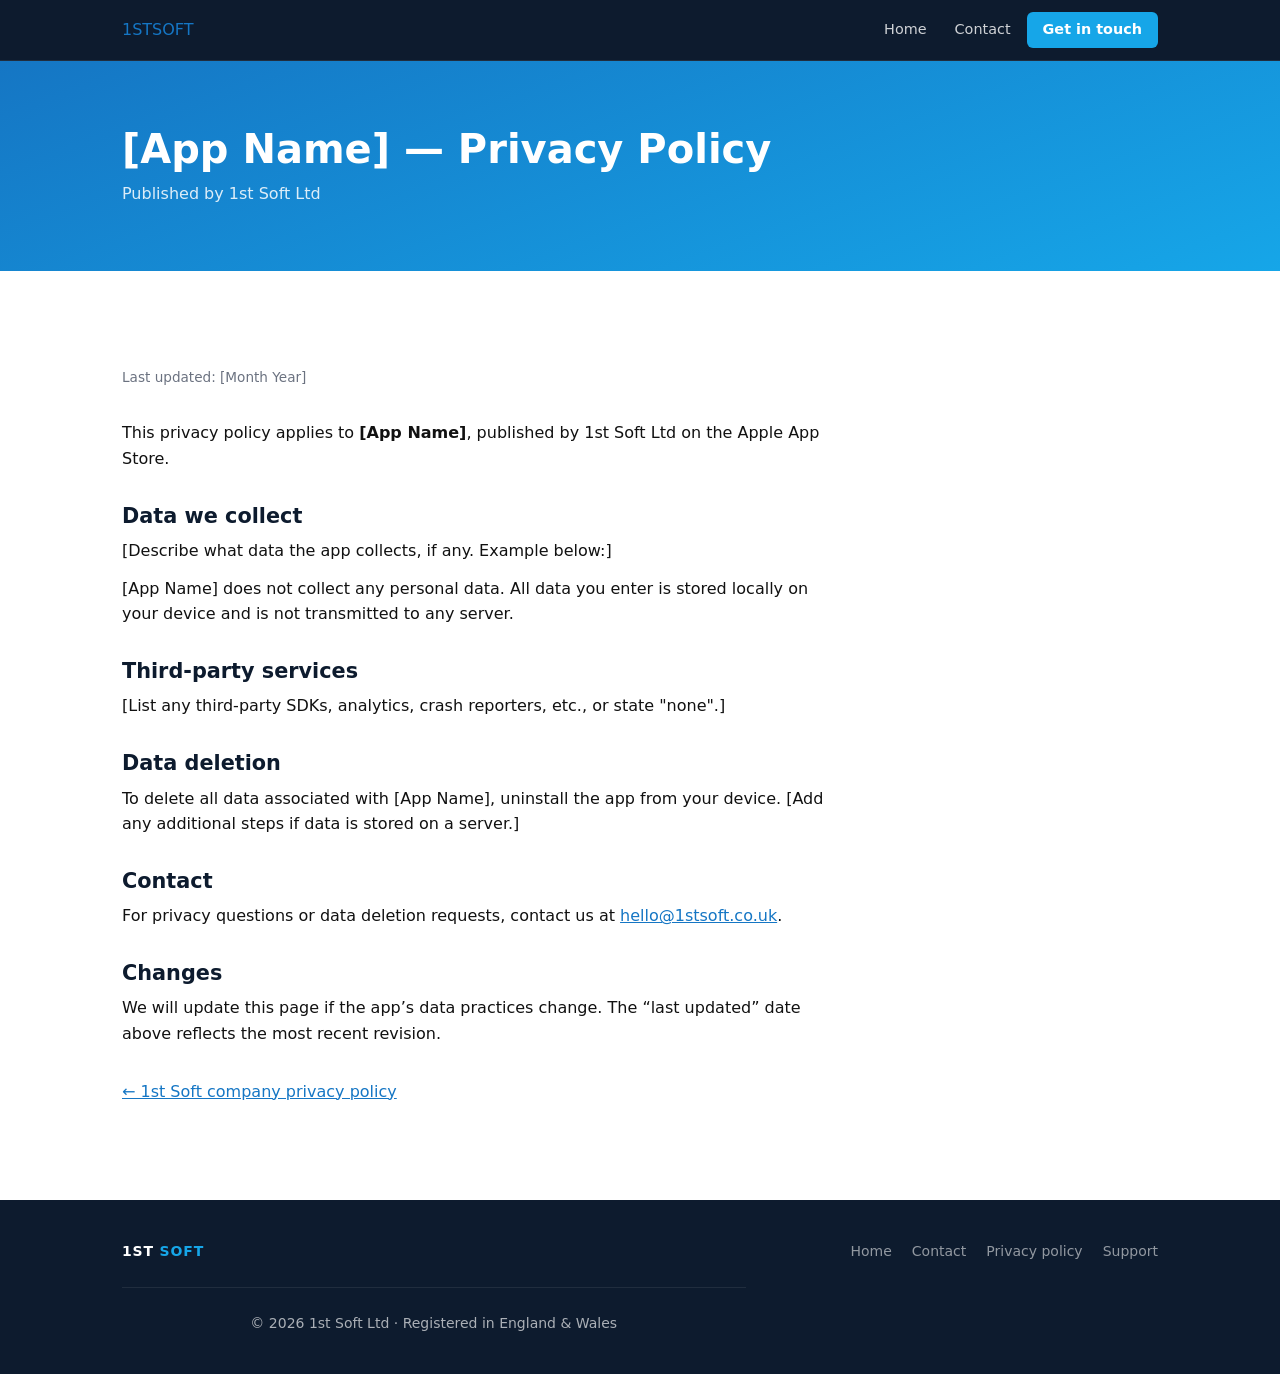
<file: apps/example/privacy.html>
<!DOCTYPE html>
<html lang="en-GB">
<head>
  <meta charset="UTF-8" />
  <meta name="viewport" content="width=device-width, initial-scale=1.0" />
  <title>Privacy Policy — [App Name] — 1st Soft</title>
  <meta name="description" content="Privacy policy for [App Name] by 1st Soft Ltd." />
  <!-- Update canonical URL for each app -->
  <link rel="canonical" href="https://1stsoft.co.uk/apps/example/privacy.html" />
  <link rel="stylesheet" href="/css/style.css" />
  <link rel="icon" type="image/svg+xml" href="/favicon.svg" />
</head>
<body>

  <header class="site-header" role="banner">
    <div class="container">
      <a href="/" class="site-logo" aria-label="1st Soft home">1ST <span>SOFT</span></a>
      <button class="nav-toggle" aria-expanded="false" aria-controls="site-nav" aria-label="Toggle navigation">
        <svg width="22" height="22" viewBox="0 0 22 22" fill="none" aria-hidden="true">
          <rect y="4" width="22" height="2" rx="1" fill="currentColor"/>
          <rect y="10" width="22" height="2" rx="1" fill="currentColor"/>
          <rect y="16" width="22" height="2" rx="1" fill="currentColor"/>
        </svg>
      </button>
      <nav class="site-nav" id="site-nav" aria-label="Main navigation">
        <a href="/">Home</a>
        <a href="/contact.html">Contact</a>
        <a href="/contact.html" class="nav-cta">Get in touch</a>
      </nav>
    </div>
  </header>

  <main id="main">
    <div class="page-header">
      <div class="container">
        <h1>[App Name] — Privacy Policy</h1>
        <p>Published by 1st Soft Ltd</p>
      </div>
    </div>

    <section class="section">
      <div class="container">
        <div class="prose">

          <p class="updated">Last updated: [Month Year]</p>

          <p>This privacy policy applies to <strong>[App Name]</strong>, published by 1st Soft Ltd on the Apple App Store.</p>

          <h2>Data we collect</h2>
          <p>[Describe what data the app collects, if any. Example below:]</p>
          <p>[App Name] does not collect any personal data. All data you enter is stored locally on your device and is not transmitted to any server.</p>

          <h2>Third-party services</h2>
          <p>[List any third-party SDKs, analytics, crash reporters, etc., or state "none".]</p>

          <h2>Data deletion</h2>
          <p>To delete all data associated with [App Name], uninstall the app from your device. [Add any additional steps if data is stored on a server.]</p>

          <h2>Contact</h2>
          <p>For privacy questions or data deletion requests, contact us at <a href="mailto:hello@1stsoft.co.uk">hello@1stsoft.co.uk</a>.</p>

          <h2>Changes</h2>
          <p>We will update this page if the app&rsquo;s data practices change. The &ldquo;last updated&rdquo; date above reflects the most recent revision.</p>

          <p style="margin-top:2rem;"><a href="/privacy.html">&larr; 1st Soft company privacy policy</a></p>

        </div>
      </div>
    </section>
  </main>

  <footer class="site-footer" role="contentinfo">
    <div class="container">
      <div class="footer-inner">
        <div class="footer-brand">1ST <span>SOFT</span></div>
        <nav class="footer-links" aria-label="Footer navigation">
          <a href="/">Home</a>
          <a href="/contact.html">Contact</a>
          <a href="/privacy.html">Privacy policy</a>
          <a href="/support.html">Support</a>
        </nav>
      </div>
      <p class="footer-copy">
        &copy; <span id="year"></span> 1st Soft Ltd &middot; Registered in England &amp; Wales
      </p>
    </div>
  </footer>

  <script>document.getElementById('year').textContent = new Date().getFullYear();</script>
  <script src="/js/main.js"></script>
</body>
</html>
</file>
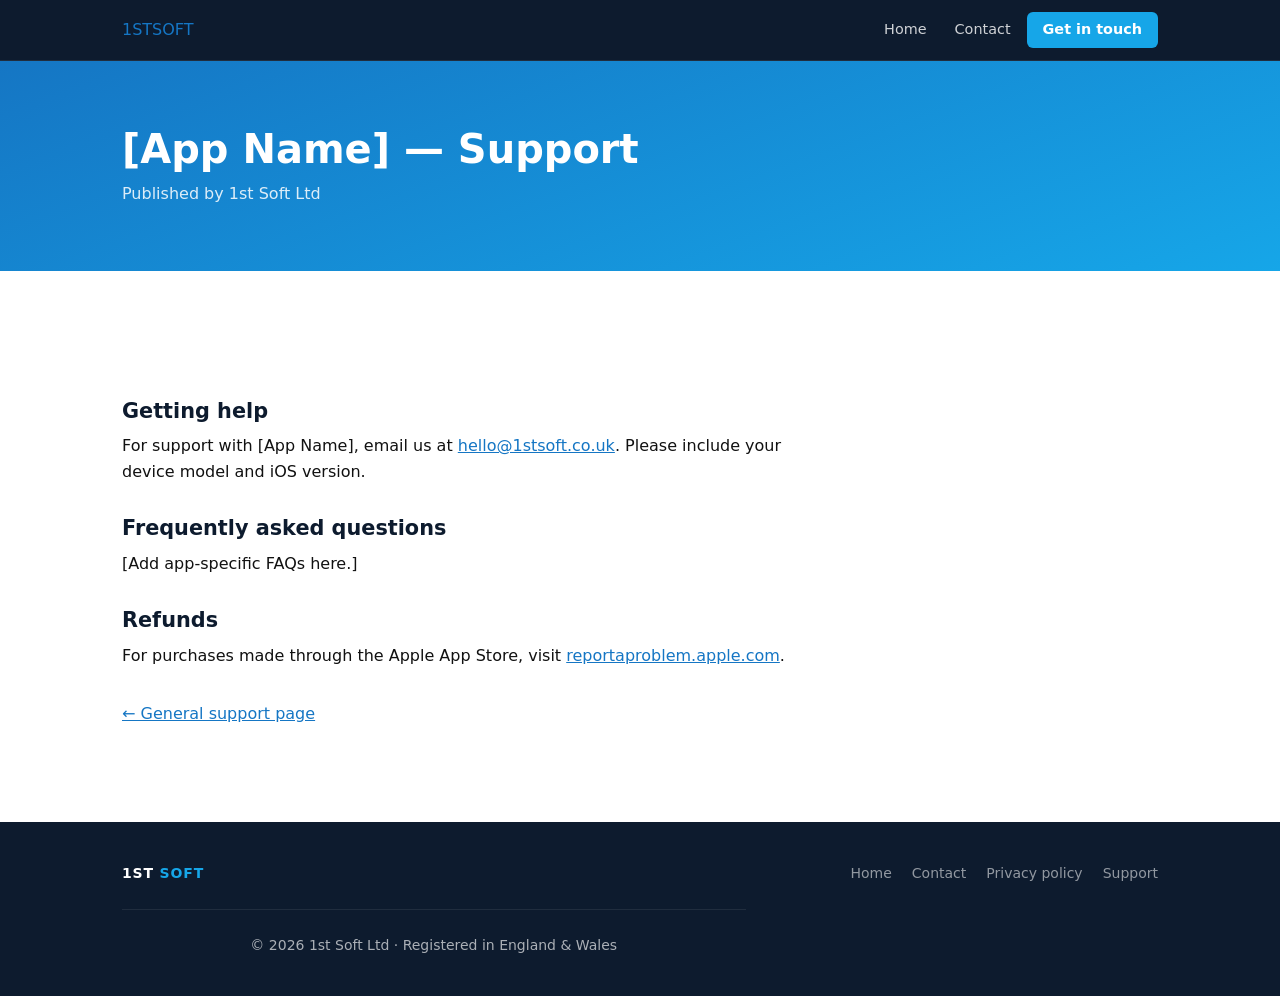
<file: apps/example/support.html>
<!DOCTYPE html>
<html lang="en-GB">
<head>
  <meta charset="UTF-8" />
  <meta name="viewport" content="width=device-width, initial-scale=1.0" />
  <title>Support — [App Name] — 1st Soft</title>
  <meta name="description" content="Support for [App Name] by 1st Soft Ltd." />
  <link rel="canonical" href="https://1stsoft.co.uk/apps/example/support.html" />
  <link rel="stylesheet" href="/css/style.css" />
  <link rel="icon" type="image/svg+xml" href="/favicon.svg" />
</head>
<body>

  <header class="site-header" role="banner">
    <div class="container">
      <a href="/" class="site-logo" aria-label="1st Soft home">1ST <span>SOFT</span></a>
      <button class="nav-toggle" aria-expanded="false" aria-controls="site-nav" aria-label="Toggle navigation">
        <svg width="22" height="22" viewBox="0 0 22 22" fill="none" aria-hidden="true">
          <rect y="4" width="22" height="2" rx="1" fill="currentColor"/>
          <rect y="10" width="22" height="2" rx="1" fill="currentColor"/>
          <rect y="16" width="22" height="2" rx="1" fill="currentColor"/>
        </svg>
      </button>
      <nav class="site-nav" id="site-nav" aria-label="Main navigation">
        <a href="/">Home</a>
        <a href="/contact.html">Contact</a>
        <a href="/contact.html" class="nav-cta">Get in touch</a>
      </nav>
    </div>
  </header>

  <main id="main">
    <div class="page-header">
      <div class="container">
        <h1>[App Name] — Support</h1>
        <p>Published by 1st Soft Ltd</p>
      </div>
    </div>

    <section class="section">
      <div class="container">
        <div class="prose">

          <h2>Getting help</h2>
          <p>For support with [App Name], email us at <a href="mailto:hello@1stsoft.co.uk">hello@1stsoft.co.uk</a>. Please include your device model and iOS version.</p>

          <h2>Frequently asked questions</h2>
          <p>[Add app-specific FAQs here.]</p>

          <h2>Refunds</h2>
          <p>For purchases made through the Apple App Store, visit <a href="https://reportaproblem.apple.com" rel="noopener noreferrer" target="_blank">reportaproblem.apple.com</a>.</p>

          <p style="margin-top:2rem;"><a href="/support.html">&larr; General support page</a></p>

        </div>
      </div>
    </section>
  </main>

  <footer class="site-footer" role="contentinfo">
    <div class="container">
      <div class="footer-inner">
        <div class="footer-brand">1ST <span>SOFT</span></div>
        <nav class="footer-links" aria-label="Footer navigation">
          <a href="/">Home</a>
          <a href="/contact.html">Contact</a>
          <a href="/privacy.html">Privacy policy</a>
          <a href="/support.html">Support</a>
        </nav>
      </div>
      <p class="footer-copy">
        &copy; <span id="year"></span> 1st Soft Ltd &middot; Registered in England &amp; Wales
      </p>
    </div>
  </footer>

  <script>document.getElementById('year').textContent = new Date().getFullYear();</script>
  <script src="/js/main.js"></script>
</body>
</html>
</file>
<file: css/style.css>
/* 1st Soft — main stylesheet */

:root {
  --azure: #16A6E8;
  --azure-dark: #1576C4;
  --navy: #0D1B2E;
  --white: #FFFFFF;
  --black: #111111;
  --grey-light: #F4F6F9;
  --grey-mid: #6B7280;
  --border: #DDE3EB;
  --radius: 6px;
  --max-w: 1100px;
  --section-pad: clamp(3rem, 8vw, 6rem);
}

*, *::before, *::after { box-sizing: border-box; margin: 0; padding: 0; }

html { font-size: 16px; scroll-behavior: smooth; }

@media (prefers-reduced-motion: reduce) {
  html { scroll-behavior: auto; }
  *, *::before, *::after { animation-duration: 0.01ms !important; transition-duration: 0.01ms !important; }
}

body {
  font-family: system-ui, -apple-system, "Segoe UI", Helvetica, Arial, sans-serif;
  color: var(--black);
  background: var(--white);
  line-height: 1.6;
  -webkit-font-smoothing: antialiased;
}

/* ── Typography ── */
h1, h2, h3, h4 { line-height: 1.2; font-weight: 700; }
h1 { font-size: clamp(2rem, 5vw, 3.25rem); }
h2 { font-size: clamp(1.5rem, 3.5vw, 2.25rem); }
h3 { font-size: clamp(1.1rem, 2.5vw, 1.375rem); }
p { max-width: 70ch; }

a { color: var(--azure-dark); text-decoration: underline; }
a:hover { color: var(--navy); }

:focus-visible {
  outline: 3px solid var(--azure);
  outline-offset: 3px;
  border-radius: 2px;
}

/* ── Layout helpers ── */
.container {
  width: 100%;
  max-width: var(--max-w);
  margin-inline: auto;
  padding-inline: clamp(1rem, 4vw, 2rem);
}

.section { padding-block: var(--section-pad); }
.section--blue { background: linear-gradient(160deg, var(--azure-dark) 0%, var(--azure) 100%); color: var(--white); }
.section--navy { background: var(--navy); color: var(--white); }
.section--light { background: var(--grey-light); }

.section--blue h2,
.section--blue h3,
.section--blue p,
.section--navy h2,
.section--navy h3,
.section--navy p { color: var(--white); }

/* ── Accessibility utility ── */
.visually-hidden {
  position: absolute;
  width: 1px; height: 1px;
  padding: 0; margin: -1px;
  overflow: hidden; clip: rect(0,0,0,0);
  white-space: nowrap; border: 0;
}

/* ── Site header ── */
.site-header {
  position: sticky;
  top: 0;
  z-index: 100;
  background: var(--navy);
  border-bottom: 1px solid rgba(255,255,255,0.08);
}

.site-header .container {
  display: flex;
  align-items: center;
  justify-content: space-between;
  min-height: 60px;
  gap: 1rem;
}

.site-logo {
  display: flex;
  align-items: center;
  text-decoration: none;
  flex-shrink: 0;
}
.site-logo img {
  height: 36px;
  width: auto;
  display: block;
}

.site-nav { display: flex; align-items: center; gap: 0.25rem; }
.site-nav a {
  color: rgba(255,255,255,0.8);
  text-decoration: none;
  font-size: 0.9rem;
  padding: 0.4rem 0.75rem;
  border-radius: var(--radius);
  transition: background 0.15s, color 0.15s;
}
.site-nav a:hover,
.site-nav a[aria-current="page"] { background: rgba(255,255,255,0.1); color: var(--white); }

.nav-cta {
  background: var(--azure) !important;
  color: var(--white) !important;
  font-weight: 600;
  padding: 0.4rem 1rem !important;
}
.nav-cta:hover { background: var(--azure-dark) !important; }

/* Mobile nav toggle */
.nav-toggle {
  display: none;
  background: none;
  border: none;
  cursor: pointer;
  padding: 0.5rem;
  color: var(--white);
}
.nav-toggle svg { display: block; }

@media (max-width: 640px) {
  .nav-toggle { display: flex; align-items: center; }
  .site-nav {
    display: none;
    position: absolute;
    top: 60px;
    left: 0;
    right: 0;
    background: var(--navy);
    flex-direction: column;
    align-items: stretch;
    padding: 0.75rem 1rem 1rem;
    border-bottom: 1px solid rgba(255,255,255,0.1);
    gap: 0;
  }
  .site-nav.is-open { display: flex; }
  .site-nav a { padding: 0.65rem 0.75rem; font-size: 1rem; }
}

/* ── Hero ── */
.hero {
  background: linear-gradient(160deg, var(--azure-dark) 0%, var(--azure) 100%);
  color: var(--white);
  padding-block: clamp(4rem, 10vw, 8rem);
  text-align: center;
}
.hero h1 { color: var(--white); margin-bottom: 1.25rem; }
.hero p {
  font-size: clamp(1rem, 2.5vw, 1.2rem);
  color: rgba(255,255,255,0.9);
  margin-inline: auto;
  margin-bottom: 2rem;
}

/* ── Buttons ── */
.btn {
  display: inline-flex;
  align-items: center;
  gap: 0.5rem;
  padding: 0.7rem 1.6rem;
  border-radius: var(--radius);
  font-size: 0.95rem;
  font-weight: 600;
  text-decoration: none;
  cursor: pointer;
  transition: background 0.15s, color 0.15s, box-shadow 0.15s;
  border: 2px solid transparent;
}
.btn--primary { background: var(--navy); color: var(--white); }
.btn--primary:hover { background: #1a3050; color: var(--white); }
.btn--outline { background: transparent; color: var(--white); border-color: rgba(255,255,255,0.7); }
.btn--outline:hover { background: rgba(255,255,255,0.12); color: var(--white); }
.btn--blue { background: var(--azure); color: var(--white); }
.btn--blue:hover { background: var(--azure-dark); color: var(--white); }

.hero-actions { display: flex; gap: 0.75rem; justify-content: center; flex-wrap: wrap; }

/* ── What we do cards ── */
.cards-grid {
  display: grid;
  grid-template-columns: repeat(auto-fit, minmax(240px, 1fr));
  gap: 1.5rem;
  margin-top: 2.5rem;
}
.card {
  background: var(--white);
  border: 1px solid var(--border);
  border-radius: var(--radius);
  padding: 1.75rem 1.5rem;
}
.card-icon {
  width: 44px;
  height: 44px;
  background: var(--azure);
  border-radius: var(--radius);
  display: flex;
  align-items: center;
  justify-content: center;
  margin-bottom: 1rem;
  color: var(--white);
  flex-shrink: 0;
}
.card h3 { margin-bottom: 0.5rem; color: var(--navy); }
.card p { font-size: 0.9rem; color: var(--grey-mid); max-width: none; }

/* ── About strip ── */
.about-grid {
  display: grid;
  grid-template-columns: 1fr 1fr;
  gap: 3rem;
  align-items: center;
}
@media (max-width: 700px) { .about-grid { grid-template-columns: 1fr; } }

.about-grid h2 { margin-bottom: 1rem; }
.about-grid p + p { margin-top: 0.75rem; }
.about-meta { margin-top: 1.5rem; display: flex; flex-direction: column; gap: 0.5rem; }
.about-meta span {
  font-size: 0.85rem;
  color: rgba(255,255,255,0.7);
  display: flex;
  align-items: center;
  gap: 0.5rem;
}
.about-meta span::before { content: "✓"; color: var(--azure); font-weight: 700; }

/* ── Contact page ── */
.contact-layout {
  display: grid;
  grid-template-columns: 1fr 1.6fr;
  gap: 3rem;
  align-items: start;
  padding-block: var(--section-pad);
}
@media (max-width: 720px) { .contact-layout { grid-template-columns: 1fr; } }

.contact-details h2 { margin-bottom: 1.5rem; }
.contact-item {
  display: flex;
  gap: 0.75rem;
  align-items: flex-start;
  margin-bottom: 1.25rem;
}
.contact-item-icon {
  width: 36px;
  height: 36px;
  background: var(--azure);
  border-radius: var(--radius);
  display: flex;
  align-items: center;
  justify-content: center;
  color: var(--white);
  flex-shrink: 0;
  margin-top: 0.1rem;
}
.contact-item-text { font-size: 0.95rem; }
.contact-item-text strong { display: block; font-size: 0.8rem; text-transform: uppercase; letter-spacing: 0.05em; color: var(--grey-mid); margin-bottom: 0.2rem; }

/* ── Form ── */
.contact-form-wrap {
  background: var(--white);
  border: 1px solid var(--border);
  border-radius: var(--radius);
  padding: 2rem;
}
.contact-form-wrap h2 { margin-bottom: 1.5rem; font-size: 1.4rem; }

.form-group { margin-bottom: 1.25rem; }
.form-group label {
  display: block;
  font-size: 0.875rem;
  font-weight: 600;
  margin-bottom: 0.4rem;
  color: var(--navy);
}
.form-group label .optional { font-weight: 400; color: var(--grey-mid); margin-left: 0.25rem; }
.form-group input,
.form-group textarea {
  width: 100%;
  padding: 0.65rem 0.85rem;
  border: 1.5px solid var(--border);
  border-radius: var(--radius);
  font-size: 0.95rem;
  font-family: inherit;
  color: var(--black);
  background: var(--white);
  transition: border-color 0.15s;
}
.form-group input:focus,
.form-group textarea:focus { outline: none; border-color: var(--azure); box-shadow: 0 0 0 3px rgba(22,166,232,0.15); }
.form-group input.invalid,
.form-group textarea.invalid { border-color: #D93025; }
.form-group textarea { resize: vertical; min-height: 130px; }

.field-error { display: none; font-size: 0.8rem; color: #D93025; margin-top: 0.35rem; }
.field-error.visible { display: block; }

/* Honeypot — hidden from humans */
.hp-field { display: none; visibility: hidden; aria-hidden: true; }

.form-submit { width: 100%; padding: 0.85rem; font-size: 1rem; margin-top: 0.5rem; }
.form-submit:disabled { opacity: 0.6; cursor: not-allowed; }

.form-status {
  display: none;
  padding: 0.85rem 1rem;
  border-radius: var(--radius);
  font-size: 0.9rem;
  margin-top: 1rem;
  font-weight: 500;
}
.form-status.success { display: flex; background: #E6F4EA; color: #1B5E20; border: 1px solid #A8D5B0; gap: 0.5rem; align-items: flex-start; }
.form-status.error { display: flex; background: #FCE8E6; color: #922B21; border: 1px solid #F5B7B1; gap: 0.5rem; align-items: flex-start; }

/* ── Process / how we work ── */
.process-grid {
  display: grid;
  grid-template-columns: repeat(auto-fit, minmax(200px, 1fr));
  gap: 2rem;
  margin-top: 2.5rem;
  counter-reset: process;
}
.process-step { position: relative; padding-top: 1rem; }
.process-step::before {
  counter-increment: process;
  content: "0" counter(process);
  display: block;
  font-size: 2.5rem;
  font-weight: 800;
  color: var(--azure);
  line-height: 1;
  margin-bottom: 0.75rem;
  opacity: 0.35;
}
.process-step h3 { margin-bottom: 0.5rem; color: var(--navy); }
.process-step p { font-size: 0.9rem; color: var(--grey-mid); }

/* ── Services page ── */
.services-grid {
  display: grid;
  grid-template-columns: repeat(auto-fit, minmax(280px, 1fr));
  gap: 1.75rem;
  margin-top: 2.5rem;
}
.service-card {
  border: 1px solid var(--border);
  border-radius: var(--radius);
  padding: 2rem 1.75rem;
  transition: box-shadow 0.15s, border-color 0.15s;
}
.service-card:hover { box-shadow: 0 4px 16px rgba(0,0,0,0.08); border-color: var(--azure); }
.service-card h3 { color: var(--navy); margin-bottom: 0.6rem; }
.service-card p { font-size: 0.9rem; color: var(--grey-mid); }
.service-card ul { font-size: 0.875rem; color: var(--grey-mid); padding-left: 1.2rem; margin-top: 0.75rem; }
.service-card ul li + li { margin-top: 0.3rem; }

/* ── Stats strip ── */
.stats-strip {
  display: flex;
  flex-wrap: wrap;
  gap: 2rem;
  justify-content: center;
  padding-block: 3rem;
  border-top: 1px solid var(--border);
  border-bottom: 1px solid var(--border);
}
.stat { text-align: center; }
.stat-number { font-size: 2.25rem; font-weight: 800; color: var(--navy); line-height: 1; }
.stat-label { font-size: 0.85rem; color: var(--grey-mid); margin-top: 0.35rem; }

/* ── Policy / support pages ── */
.prose { max-width: 72ch; }
.prose h2 { margin-top: 2rem; margin-bottom: 0.6rem; font-size: 1.3rem; color: var(--navy); }
.prose h3 { margin-top: 1.5rem; margin-bottom: 0.4rem; font-size: 1.05rem; color: var(--navy); }
.prose p + p { margin-top: 0.75rem; }
.prose ul, .prose ol { padding-left: 1.5rem; margin-block: 0.6rem; }
.prose li + li { margin-top: 0.35rem; }
.prose a { color: var(--azure-dark); }
.prose .updated { font-size: 0.85rem; color: var(--grey-mid); margin-bottom: 2rem; }

/* ── Page header (for inner pages) ── */
.page-header {
  background: linear-gradient(160deg, var(--azure-dark) 0%, var(--azure) 100%);
  padding-block: clamp(2.5rem, 6vw, 4rem);
  color: var(--white);
}
.page-header h1 { color: var(--white); font-size: clamp(1.6rem, 4vw, 2.5rem); }
.page-header p { color: rgba(255,255,255,0.85); margin-top: 0.5rem; }

/* ── Footer ── */
.site-footer {
  background: var(--navy);
  color: rgba(255,255,255,0.65);
  padding-block: 2.5rem;
  font-size: 0.875rem;
}
.footer-inner {
  display: flex;
  flex-wrap: wrap;
  justify-content: space-between;
  align-items: center;
  gap: 1rem;
}
.footer-brand { color: var(--white); font-weight: 700; letter-spacing: 0.06em; }
.footer-brand span { color: var(--azure); }
.footer-links { display: flex; gap: 1.25rem; flex-wrap: wrap; }
.footer-links a { color: rgba(255,255,255,0.55); text-decoration: none; }
.footer-links a:hover { color: var(--white); }
.footer-copy { width: 100%; text-align: center; margin-top: 1.5rem; border-top: 1px solid rgba(255,255,255,0.08); padding-top: 1.5rem; }
</file>
